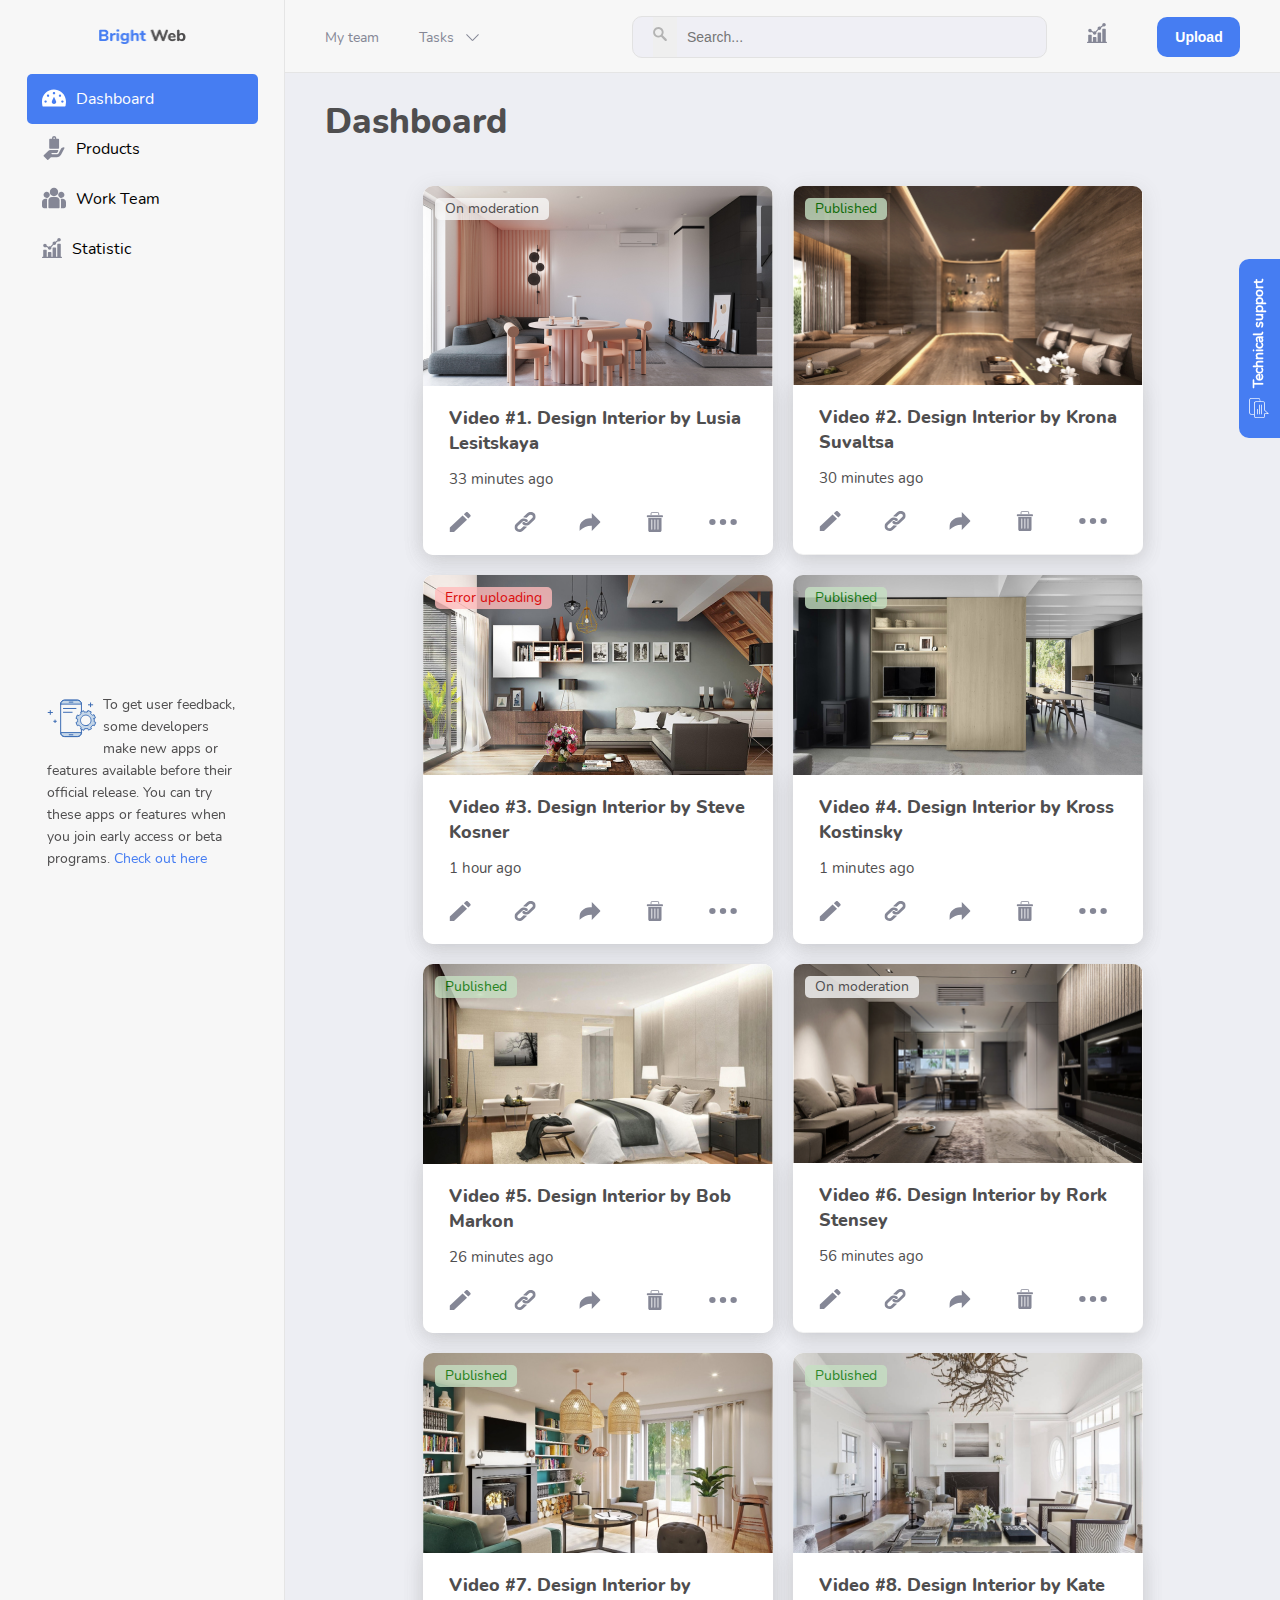
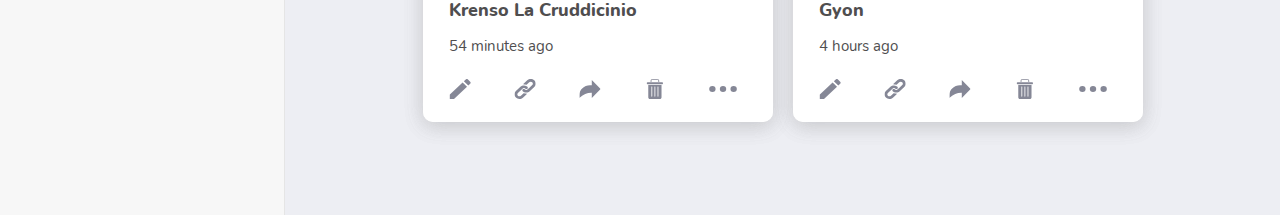
<file: grid.html>
<!DOCTYPE html>
<html lang="en">
<head>
    <meta charset="UTF-8">
    <meta name="viewport" content="width=device-width, initial-scale=1.0">
    <title>Контрольная 3</title>
    <link rel="stylesheet" href="./css/grid.css">
    <link id="favicon" rel="icon" type="image/x-icon" href="favicon.ico"/>
</head>
<body>
<div class="support">
    <svg width="20" height="20" viewBox="0 0 20 20" fill="none" xmlns="http://www.w3.org/2000/svg">
        <g clip-path="url(#clip0_7683_14)">
            <path d="M0.333313 1.97667L0.333313 14.69C0.333313 15.78 1.21998 16.6667 2.30998 16.6667H4.99998V18.0233C4.99998 19.1133 5.88665 20 6.97631 20H14.0233C15.1133 20 16 19.1133 16 18.0233V16H19.3333C19.471 16 19.5946 15.9153 19.6443 15.7867C19.6593 15.7477 19.6666 15.707 19.6666 15.6667C19.6666 15.5747 19.6283 15.4843 19.5576 15.42L16 12.186L16 5.31C16 4.22 15.1133 3.33333 14.0233 3.33333H11.3333V1.97667C11.3333 0.886665 10.4466 0 9.35665 0H2.30998C1.21998 0 0.333313 0.886665 0.333313 1.97667ZM14.0233 4C14.7456 4 15.3333 4.58767 15.3333 5.31L15.3333 12.3333C15.3333 12.4273 15.373 12.517 15.4423 12.58L18.4713 15.3333H15.6666C15.4826 15.3333 15.3333 15.4823 15.3333 15.6667V18.0233C15.3333 18.7457 14.7456 19.3333 14.0233 19.3333H6.97631C6.25431 19.3333 5.66665 18.7457 5.66665 18.0233V16.3333L5.66665 5.31C5.66665 5.039 5.74931 4.78733 5.89065 4.578C6.12631 4.22967 6.52498 4 6.97665 4H11H14.0233ZM9.35665 0.666666C10.079 0.666666 10.6666 1.25433 10.6666 1.97667V3.33333H6.97665C6.09131 3.33333 5.33998 3.91867 5.08931 4.72267C5.06998 4.78467 5.05365 4.84767 5.04065 4.912C5.01398 5.04067 4.99998 5.17367 4.99998 5.31L4.99998 16H2.30998C1.58765 16 0.99998 15.4123 0.99998 14.69L0.99998 1.97667C0.99998 1.25433 1.58765 0.666666 2.30998 0.666666H9.35665Z"
                  fill="white"/>
            <path d="M9.00498 16V11.3333C9.00498 11.149 8.85565 11 8.67165 11C8.48765 11 8.33832 11.149 8.33832 11.3333V16C8.33832 16.1843 8.48765 16.3333 8.67165 16.3333C8.85565 16.3333 9.00498 16.1843 9.00498 16Z"
                  fill="white"/>
            <path d="M10.3383 7V16C10.3383 16.1843 10.4877 16.3333 10.6717 16.3333C10.8557 16.3333 11.005 16.1843 11.005 16V7C11.005 6.81567 10.8557 6.66667 10.6717 6.66667C10.4877 6.66667 10.3383 6.81567 10.3383 7Z"
                  fill="white"/>
            <path d="M12.3383 7V16C12.3383 16.1843 12.4877 16.3333 12.6717 16.3333C12.8557 16.3333 13.005 16.1843 13.005 16V7C13.005 6.81567 12.8557 6.66667 12.6717 6.66667C12.4877 6.66667 12.3383 6.81567 12.3383 7Z"
                  fill="white"/>
        </g>
        <defs>
            <clipPath id="clip0_7683_14">
                <rect width="20" height="20" fill="white"/>
            </clipPath>
        </defs>
    </svg>
    <span>Technical support</span>
</div>
<div class="frame">
    <aside class="sidebar" id="side">
        <div class="sidebar-top">
            <img src="./images/logo.png" alt="Logo">
            <nav class="navigation">
                <ul class="nav-items">
                    <li class="nav-item active" id="qwe">
                        <svg width="24" height="24" viewBox="0 0 24 24" fill="#858796"
                             xmlns="http://www.w3.org/2000/svg" class="filled">
                            <path d="M15.84 4.21149C7.56 1.57149 0 7.69149 0 15.6115C0 16.6915 0.12 18.7315 0.48 19.9315C0.48 20.1715 0.72 20.4115 0.96 20.4115H22.92C23.16 20.4115 23.4 20.1715 23.52 19.9315C23.76 18.7315 24 16.6915 24 15.6115C24 10.4515 20.76 5.77149 15.84 4.21149ZM12 6.01149C12.72 6.01149 13.2 6.49149 13.2 7.21149C13.2 7.93149 12.72 8.41149 12 8.41149C11.28 8.41149 10.8 7.93149 10.8 7.21149C10.8 6.49149 11.28 6.01149 12 6.01149ZM3.6 16.8115C2.88 16.8115 2.4 16.3315 2.4 15.6115C2.4 14.8915 2.88 14.4115 3.6 14.4115C4.32 14.4115 4.8 14.8915 4.8 15.6115C4.8 16.3315 4.32 16.8115 3.6 16.8115ZM6.96 10.5715C6.48 11.0515 5.76 11.0515 5.28 10.5715C4.8 10.0915 4.8 9.25149 5.16 8.77149C5.64 8.29149 6.36 8.29149 6.84 8.77149C7.32 9.25149 7.32 10.0915 6.96 10.5715ZM12 18.0115C10.68 18.0115 9.48 16.8115 9.84 15.6115C10.2 14.4115 12 10.8115 12 10.8115C12 10.8115 13.8 14.4115 14.16 15.6115C14.52 16.8115 13.32 18.0115 12 18.0115ZM18.84 10.5715C18.36 11.0515 17.64 11.0515 17.16 10.5715C16.68 10.0915 16.68 9.37149 17.16 8.89149C17.64 8.41149 18.36 8.41149 18.84 8.89149C19.2 9.25149 19.2 10.0915 18.84 10.5715ZM20.4 16.8115C19.68 16.8115 19.2 16.3315 19.2 15.6115C19.2 14.8915 19.68 14.4115 20.4 14.4115C21.12 14.4115 21.6 14.8915 21.6 15.6115C21.6 16.3315 21.12 16.8115 20.4 16.8115Z"
                                  fill="#858796"/>
                        </svg>
                        Dashboard
                    </li>
                    <li class="nav-item active1">

                        <svg width="24" height="24" viewBox="0 0 24 24" fill="none"
                             xmlns="http://www.w3.org/2000/svg" class="filled">
                            <g clip-path="url(#clip0_2_148)">
                                <path d="M7.93548 12.7031H16.3729C16.7617 12.7031 17.0761 12.3885 17.0761 12V3.51561C17.0761 3.12706 16.7617 2.81249 16.3729 2.81249H14.2636V2.10937C14.2636 0.946285 13.3173 0 12.1542 0C10.9911 0 10.0448 0.946285 10.0448 2.10937V2.81249H7.93548C7.54693 2.81249 7.23236 3.12706 7.23236 3.51561V12C7.23236 12.3885 7.54693 12.7031 7.93548 12.7031ZM11.4511 2.10937C11.4511 1.72137 11.7669 1.40624 12.1542 1.40624C12.5415 1.40624 12.8573 1.72137 12.8573 2.10937V2.81249H11.4511V2.10937Z"
                                      fill="#858796"/>
                                <path d="M22.3976 11.636C22.2713 11.4259 22.0418 11.2968 21.7961 11.2968C20.5572 11.2968 19.4207 11.9844 18.8456 13.0817L16.6888 17.1979C16.3222 17.8956 15.6066 18.3281 14.8198 18.3281H10.0448C9.65628 18.3281 9.3417 18.0135 9.3417 17.6249C9.3417 17.2364 9.65628 16.9218 10.0448 16.9218H14.8196C15.082 16.9218 15.321 16.7777 15.4433 16.5448C15.5651 16.3123 15.9329 15.6101 16.2491 15.0065C16.3488 14.8165 16.3418 14.5882 16.2307 14.4045C16.1193 14.221 15.9203 14.1093 15.7057 14.1093H8.39688C7.45756 14.1093 6.57591 14.4754 5.91124 15.1393L1.75293 19.2976C1.47827 19.5723 1.47827 20.0172 1.75293 20.2919L5.26854 23.7939C5.40587 23.9313 5.58586 24.0001 5.76567 24.0001C5.94548 24.0001 6.12547 23.9313 6.2628 23.7939L8.92972 21.1406H14.8196C16.6558 21.1406 18.327 20.1298 19.1799 18.5031L22.4181 12.3268C22.5335 12.1091 22.5252 11.8469 22.3976 11.636Z"
                                      fill="#858796"/>
                            </g>
                            <defs>
                                <clipPath id="clip0_2_148">
                                    <rect width="24" height="24" fill="white"/>
                                </clipPath>
                            </defs>
                        </svg>
                        Products

                    </li>
                    <li class="nav-item active2">
                        <svg width="24" height="24" viewBox="0 0 24 24" fill="none"
                             xmlns="http://www.w3.org/2000/svg" class="filled">
                            <path d="M20.5355 12.8119H18.6794C18.8686 13.3299 18.972 13.8889 18.972 14.4715V21.4863C18.972 21.7292 18.9297 21.9624 18.8528 22.1792H21.9213C23.0675 22.1792 24 21.2467 24 20.1005V16.2764C24 14.3661 22.4458 12.8119 20.5355 12.8119Z"
                                  fill="#858796"/>
                            <path d="M5.02806 14.4715C5.02806 13.8889 5.13142 13.3299 5.3206 12.812H3.46454C1.55419 12.812 0 14.3661 0 16.2765V20.1006C0 21.2468 0.932486 22.1793 2.07872 22.1793H5.14726C5.07034 21.9624 5.02806 21.7293 5.02806 21.4864V14.4715Z"
                                  fill="#858796"/>
                            <path d="M14.1216 11.007H9.87841C7.96807 11.007 6.41388 12.5612 6.41388 14.4715V21.4864C6.41388 21.869 6.7241 22.1793 7.10679 22.1793H16.8933C17.276 22.1793 17.5862 21.8691 17.5862 21.4864V14.4715C17.5862 12.5612 16.032 11.007 14.1216 11.007Z"
                                  fill="#858796"/>
                            <path d="M12 1.82063C9.70259 1.82063 7.8335 3.68973 7.8335 5.98722C7.8335 7.54558 8.69361 8.9066 9.96382 9.62116C10.5663 9.96007 11.2609 10.1538 12 10.1538C12.7392 10.1538 13.4337 9.96007 14.0362 9.62116C15.3065 8.9066 16.1666 7.54553 16.1666 5.98722C16.1666 3.68978 14.2975 1.82063 12 1.82063Z"
                                  fill="#858796"/>
                            <path d="M4.68365 5.70419C2.96544 5.70419 1.56763 7.10201 1.56763 8.82022C1.56763 10.5384 2.96544 11.9362 4.68365 11.9362C5.11949 11.9362 5.53453 11.846 5.91154 11.6837C6.56339 11.403 7.10086 10.9063 7.43343 10.284C7.66687 9.84725 7.79967 9.34901 7.79967 8.82022C7.79967 7.10206 6.40185 5.70419 4.68365 5.70419Z"
                                  fill="#858796"/>
                            <path d="M19.3164 5.70419C17.5982 5.70419 16.2004 7.10201 16.2004 8.82022C16.2004 9.34906 16.3332 9.8473 16.5666 10.284C16.8992 10.9063 17.4367 11.4031 18.0885 11.6837C18.4655 11.846 18.8806 11.9362 19.3164 11.9362C21.0346 11.9362 22.4324 10.5384 22.4324 8.82022C22.4324 7.10201 21.0346 5.70419 19.3164 5.70419Z"
                                  fill="#858796"/>
                        </svg>
                        Work Team

                    </li>
                    <li class="nav-item active3">
                        <svg width="20" height="20" viewBox="0 0 20 20" fill="none"
                             xmlns="http://www.w3.org/2000/svg" class="filled">
                            <g clip-path="url(#clip0_5_36)">
                                <path d="M2.96875 9.375C3.44147 9.375 3.86932 9.18533 4.18549 8.88077L5.91995 9.74792C5.91125 9.81857 5.89844 9.888 5.89844 9.96094C5.89844 10.9302 6.68701 11.7188 7.65625 11.7188C8.62549 11.7188 9.41406 10.9302 9.41406 9.96094C9.41406 9.6904 9.34753 9.4371 9.23782 9.20792L11.5907 6.85501C11.8199 6.96472 12.0732 7.03125 12.3438 7.03125C13.313 7.03125 14.1016 6.24268 14.1016 5.27344C14.1016 5.09094 14.0657 4.91837 14.0138 4.75281L16.0582 3.21991C16.3371 3.40622 16.6714 3.51562 17.0312 3.51562C18.0005 3.51562 18.7891 2.72705 18.7891 1.75781C18.7891 0.788574 18.0005 0 17.0312 0C16.062 0 15.2734 0.788574 15.2734 1.75781C15.2734 1.94031 15.3093 2.11288 15.3612 2.27844L13.3168 3.81134C13.0379 3.62503 12.7036 3.51562 12.3438 3.51562C11.3745 3.51562 10.5859 4.3042 10.5859 5.27344C10.5859 5.54398 10.6525 5.79727 10.7622 6.02646L8.40927 8.37936C8.18008 8.26965 7.92679 8.20312 7.65625 8.20312C7.18353 8.20312 6.75568 8.39279 6.43951 8.69736L4.70505 7.8302C4.71375 7.75955 4.72656 7.69012 4.72656 7.61719C4.72656 6.64795 3.93799 5.85938 2.96875 5.85938C1.99951 5.85938 1.21094 6.64795 1.21094 7.61719C1.21094 8.58643 1.99951 9.375 2.96875 9.375Z"
                                      fill="#858796"/>
                                <path d="M19.4141 18.8281H18.7891V6.44531C18.7891 6.12152 18.5269 5.85938 18.2031 5.85938H15.8594C15.5356 5.85938 15.2734 6.12152 15.2734 6.44531V18.8281H14.1016V9.96094C14.1016 9.63715 13.8394 9.375 13.5156 9.375H11.1719C10.8481 9.375 10.5859 9.63715 10.5859 9.96094V18.8281H9.41406V14.6484C9.41406 14.3246 9.15192 14.0625 8.82812 14.0625H6.48438C6.16058 14.0625 5.89844 14.3246 5.89844 14.6484V18.8281H4.72656V12.3047C4.72656 11.9809 4.46442 11.7188 4.14062 11.7188H1.79688C1.47308 11.7188 1.21094 11.9809 1.21094 12.3047V18.8281H0.585938C0.262146 18.8281 0 19.0903 0 19.4141C0 19.7379 0.262146 20 0.585938 20H19.4141C19.7379 20 20 19.7379 20 19.4141C20 19.0903 19.7379 18.8281 19.4141 18.8281Z"
                                      fill="#858796"/>
                            </g>
                            <defs>
                                <clipPath id="clip0_5_36">
                                    <rect width="20" height="20" fill="white"/>
                                </clipPath>
                            </defs>
                        </svg>
                        Statistic

                    </li>
                </ul>
            </nav>
        </div>
        <div class="feedback">
            <svg width="50" height="50" viewBox="0 0 50 50" fill="none" xmlns="http://www.w3.org/2000/svg">
                <path d="M34.4236 36.3195V39.6472C34.4236 41.8174 32.6646 43.5764 30.4944 43.5764H17.5916C15.4215 43.5764 13.6625 41.8174 13.6625 39.6472V11.0521C13.6625 8.88195 15.4215 7.12292 17.5916 7.12292H30.4941C32.6642 7.12292 34.4232 8.88195 34.4232 11.0521V18.7014"
                      stroke="#3D6CB4" stroke-miterlimit="10" stroke-linecap="round" stroke-linejoin="round"/>
                <path d="M13.6625 11.1111V11.0521C13.6625 8.88195 15.4215 7.12292 17.5916 7.12292H30.4941C32.6642 7.12292 34.4232 8.88195 34.4232 11.0521V11.1111H13.6625Z"
                      stroke="#3D6CB4" stroke-miterlimit="10" stroke-linecap="round" stroke-linejoin="round"/>
                <path opacity="0.3"
                      d="M13.6049 11.1111V11.0521C13.6049 8.88195 15.3639 7.12292 17.534 7.12292H30.4365C32.6066 7.12292 34.3656 8.88195 34.3656 11.0521V11.1111H13.6049Z"
                      fill="#528AC8"/>
                <path d="M34.4236 39.5886V39.6476C34.4236 41.8177 32.6646 43.5768 30.4944 43.5768H17.5916C15.4215 43.5768 13.6625 41.8177 13.6625 39.6476V39.5886H34.4236Z"
                      stroke="#3D6CB4" stroke-miterlimit="10" stroke-linecap="round" stroke-linejoin="round"/>
                <path opacity="0.3"
                      d="M34.4236 39.5886V39.6476C34.4236 41.8177 32.6646 43.5768 30.4944 43.5768H17.5916C15.4215 43.5768 13.6625 41.8177 13.6625 39.6476V39.5886H34.4236Z"
                      fill="#528AC8"/>
                <path d="M22.2025 41.7965H25.8837" stroke="#3D6CB4" stroke-miterlimit="10" stroke-linecap="round"
                      stroke-linejoin="round"/>
                <path d="M22.2025 9.11703H25.8837" stroke="#3D6CB4" stroke-miterlimit="10" stroke-linecap="round"
                      stroke-linejoin="round"/>
                <path d="M3.30835 17.5434V21.408" stroke="#3D6CB4" stroke-miterlimit="10" stroke-linecap="round"
                      stroke-linejoin="round"/>
                <path d="M5.47118 19.4757H1.14514" stroke="#3D6CB4" stroke-miterlimit="10" stroke-linecap="round"
                      stroke-linejoin="round"/>
                <path d="M8.05347 27.0191V29.609" stroke="#3D6CB4" stroke-miterlimit="10" stroke-linecap="round"
                      stroke-linejoin="round"/>
                <path d="M9.3486 28.3139H6.75867" stroke="#3D6CB4" stroke-miterlimit="10" stroke-linecap="round"
                      stroke-linejoin="round"/>
                <path d="M47.0639 25.4792L48.4319 24.8858L47.0333 21.6611L45.4597 22.3434C44.8778 21.574 44.2541 21.0007 43.576 20.5476L44.1802 18.8688L40.8583 17.5271L40.2288 19.1115C39.2555 18.9511 38.1993 18.9604 37.2538 19.1358L36.6469 17.7368L33.6371 19.042L34.2441 20.441C33.0399 21.1979 32.5812 21.8243 32.033 22.6448L30.3555 22.0399L29.0146 25.3615L30.6666 26.1462C30.534 26.9507 30.509 27.8059 30.6732 28.7563L28.975 29.4927L30.3736 32.7174L31.8666 32.0698C32.4982 33.0729 33.2882 33.808 34.2472 34.449L33.5854 35.9948L36.8785 37.2698L37.6462 35.5861C38.6194 35.7465 39.3837 35.8243 40.7594 35.4625L41.4694 37.0997L44.4792 35.7945L43.7691 34.1573C44.5434 33.5868 45.2795 32.8399 45.8278 32.0198L47.4288 32.6577L48.7316 29.3528L47.1757 28.842C47.3635 27.7038 47.3649 26.6257 47.0639 25.4792ZM40.8812 32.2097C38.208 33.3691 35.1014 32.142 33.942 29.4688C32.7826 26.7955 34.0097 23.6889 36.683 22.5295C39.3562 21.3702 42.4628 22.5972 43.6222 25.2705C44.7816 27.9434 43.5545 31.0504 40.8812 32.2097Z"
                      stroke="#3D6CB4" stroke-miterlimit="10" stroke-linecap="round" stroke-linejoin="round"/>
                <path opacity="0.3"
                      d="M47.1024 25.508L48.4705 24.9146L47.0719 21.6899L45.4983 22.3722C44.9163 21.6028 44.2927 21.0295 43.6146 20.5764L44.2188 18.8976L40.8969 17.5559L40.2674 19.1403C39.2941 18.9799 38.2379 18.9892 37.2924 19.1646L36.6854 17.7656L33.6757 19.0708L34.2826 20.4698C33.0785 21.2267 32.6198 21.8531 32.0715 22.6736L30.3941 22.0688L29.0531 25.3903L30.7052 26.175C30.5726 26.9795 30.5476 27.8347 30.7118 28.7851L29.0135 29.5215L30.4122 32.7462L31.9052 32.0986C32.5368 33.1017 33.3267 33.8368 34.2858 34.4778L33.624 36.0236L36.917 37.2986L37.6847 35.6149C38.658 35.7754 39.4222 35.8531 40.7979 35.4913L41.508 37.1285L44.5177 35.8233L43.8076 34.1861C44.582 33.6156 45.3181 32.8688 45.8663 32.0486L47.4674 32.6865L48.7701 29.3816L47.2142 28.8708C47.4017 27.7326 47.4031 26.6545 47.1024 25.508ZM40.8813 32.2097C38.208 33.3691 35.1014 32.142 33.942 29.4688C32.7826 26.7955 34.0097 23.6889 36.683 22.5295C39.3563 21.3701 42.4629 22.5972 43.6222 25.2705C44.7816 27.9434 43.5545 31.0504 40.8813 32.2097Z"
                      fill="#528AC8"/>
                <path d="M16.4445 15.4705H28.9445" stroke="#3D6CB4" stroke-miterlimit="10" stroke-linecap="round"
                      stroke-linejoin="round"/>
                <path d="M16.4445 19.2899H25.125" stroke="#3D6CB4" stroke-miterlimit="10" stroke-linecap="round"
                      stroke-linejoin="round"/>
                <path d="M43.5573 9.88092V13.7455" stroke="#3D6CB4" stroke-miterlimit="10" stroke-linecap="round"
                      stroke-linejoin="round"/>
                <path d="M45.7201 11.8132H41.3941" stroke="#3D6CB4" stroke-miterlimit="10" stroke-linecap="round"
                      stroke-linejoin="round"/>
            </svg>
            <span class="feedback-text">To get user feedback, some developers make new apps or features available before their official release. You can try these apps or features when you join early access or beta programs. <a
                    href="#!">Check out here</a></span>
        </div>
    </aside>

    <div class="content">
        <div class="header">
            <div class="header-nav">
                <div class="header-nav-left">
                    <div class="burger" id="burger">
                        <span class="burger-line-first"></span>
                        <span class="burger-line-second"></span>
                        <span class="burger-line-third"></span>
                    </div>
                    <div class="team">My team</div>
                    <div class="task-menu">
                        <div class="task-menu-item">Tasks</div>
                        <div class="task-menu-arrow">
                            <span class="line-arrow1"></span>
                            <span class="line-arrow2"></span>
                        </div>
                        <div class="menu-arrow">
                            <span>Tasks Today</span>
                            <span>Tasks Yesterday</span>
                        </div>
                    </div>
                </div>
                <div class="header-nav-right">
                    <div class="header-search">
                        <button class="header-search-button">
                            <svg width="14" height="14" viewBox="0 0 14 14" fill="none"
                                 xmlns="http://www.w3.org/2000/svg" class="search-item">
                                <g clip-path="url(#clip0_1_119)">
                                    <path d="M9.68747 8.3076C11.368 5.93452 10.806 2.64849 8.43288 0.968347C6.05979 -0.7118 2.77377 -0.150145 1.09362 2.22334C-0.586526 4.59642 -0.0248708 7.88204 2.34861 9.56219C4.04241 10.7614 6.2818 10.8537 8.06834 9.79866L11.9501 13.6572C12.3693 14.0984 13.0666 14.1161 13.5078 13.6969C13.9491 13.2782 13.9667 12.5808 13.548 12.1396C13.5347 12.1256 13.5219 12.1127 13.5078 12.0995L9.68747 8.3076ZM5.38733 8.66732C3.51207 8.66772 1.99171 7.14856 1.9905 5.2733C1.9901 3.39804 3.50926 1.87767 5.38492 1.87687C7.25778 1.87607 8.77734 3.39282 8.78095 5.26567C8.78416 7.14133 7.26581 8.6641 5.38974 8.66732C5.38894 8.66732 5.38854 8.66732 5.38733 8.66732Z"
                                          fill="#B3B3B3"/>
                                </g>
                                <defs>
                                    <clipPath id="clip0_1_119">
                                        <rect width="14" height="14" fill="white"/>
                                    </clipPath>
                                </defs>
                            </svg>
                        </button>
                        <input type="text" class="header-search-input" placeholder="Search...">
                    </div>
                    <div class="function-item">
                        <svg width="20" height="20" viewBox="0 0 20 20" fill="none" xmlns="http://www.w3.org/2000/svg"
                             class="blue-item">
                            <g clip-path="url(#clip0_5_36)">
                                <path d="M2.96875 9.375C3.44147 9.375 3.86932 9.18533 4.18549 8.88077L5.91995 9.74792C5.91125 9.81857 5.89844 9.888 5.89844 9.96094C5.89844 10.9302 6.68701 11.7188 7.65625 11.7188C8.62549 11.7188 9.41406 10.9302 9.41406 9.96094C9.41406 9.6904 9.34753 9.4371 9.23782 9.20792L11.5907 6.85501C11.8199 6.96472 12.0732 7.03125 12.3438 7.03125C13.313 7.03125 14.1016 6.24268 14.1016 5.27344C14.1016 5.09094 14.0657 4.91837 14.0138 4.75281L16.0582 3.21991C16.3371 3.40622 16.6714 3.51562 17.0312 3.51562C18.0005 3.51562 18.7891 2.72705 18.7891 1.75781C18.7891 0.788574 18.0005 0 17.0312 0C16.062 0 15.2734 0.788574 15.2734 1.75781C15.2734 1.94031 15.3093 2.11288 15.3612 2.27844L13.3168 3.81134C13.0379 3.62503 12.7036 3.51562 12.3438 3.51562C11.3745 3.51562 10.5859 4.3042 10.5859 5.27344C10.5859 5.54398 10.6525 5.79727 10.7622 6.02646L8.40927 8.37936C8.18008 8.26965 7.92679 8.20312 7.65625 8.20312C7.18353 8.20312 6.75568 8.39279 6.43951 8.69736L4.70505 7.8302C4.71375 7.75955 4.72656 7.69012 4.72656 7.61719C4.72656 6.64795 3.93799 5.85938 2.96875 5.85938C1.99951 5.85938 1.21094 6.64795 1.21094 7.61719C1.21094 8.58643 1.99951 9.375 2.96875 9.375V9.375Z"
                                      fill="#858796"/>
                                <path d="M19.4141 18.8281H18.7891V6.44531C18.7891 6.12152 18.5269 5.85938 18.2031 5.85938H15.8594C15.5356 5.85938 15.2734 6.12152 15.2734 6.44531V18.8281H14.1016V9.96094C14.1016 9.63715 13.8394 9.375 13.5156 9.375H11.1719C10.8481 9.375 10.5859 9.63715 10.5859 9.96094V18.8281H9.41406V14.6484C9.41406 14.3246 9.15192 14.0625 8.82812 14.0625H6.48438C6.16058 14.0625 5.89844 14.3246 5.89844 14.6484V18.8281H4.72656V12.3047C4.72656 11.9809 4.46442 11.7188 4.14062 11.7188H1.79688C1.47308 11.7188 1.21094 11.9809 1.21094 12.3047V18.8281H0.585938C0.262146 18.8281 0 19.0903 0 19.4141C0 19.7379 0.262146 20 0.585938 20H19.4141C19.7379 20 20 19.7379 20 19.4141C20 19.0903 19.7379 18.8281 19.4141 18.8281Z"
                                      fill="#858796"/>
                            </g>
                            <defs>
                                <clipPath id="clip0_5_36">
                                    <rect width="20" height="20" fill="white"/>
                                </clipPath>
                            </defs>
                        </svg>
                    </div>
                    <button class="header-upload-button">Upload</button>
                </div>
            </div>
        </div>
        <section class="main">
            <h1>Dashboard</h1>
            <div class="cards-place">
                <div class="card">
                    <span class="moder">On moderation</span>
                    <img src="./images/1.png" alt="Image1">
                    <div class="video-info">
                        <h2>Video #1. Design Interior by Lusia Lesitskaya</h2>
                        <p>33 minutes ago</p>
                        <div class="operations-bar">
                            <svg width="22" height="20" viewBox="0 0 22 20" fill="none"
                                 xmlns="http://www.w3.org/2000/svg" class="blue-scale">
                                <g clip-path="url(#clip0_2_171)">
                                    <path d="M0.552856 15.8328V20H4.97895L18.0389 7.70382L13.6128 3.53658L0.552856 15.8328Z"
                                          fill="#858796"/>
                                    <path d="M21.4499 2.91983L18.6939 0.325045C18.2336 -0.108348 17.4841 -0.108348 17.0238 0.325045L14.8638 2.35866L19.2899 6.5259L21.4499 4.49229C21.9102 4.05889 21.9102 3.35322 21.4499 2.91983Z"
                                          fill="#858796"/>
                                </g>
                                <defs>
                                    <clipPath id="clip0_2_171">
                                        <rect width="21.2423" height="20" fill="white" transform="translate(0.552856)"/>
                                    </clipPath>
                                </defs>
                            </svg>

                            <svg width="22" height="20" viewBox="0 0 22 20" fill="none"
                                 xmlns="http://www.w3.org/2000/svg" class="blue-scale">
                                <g clip-path="url(#clip0_2_192)">
                                    <path d="M13.4271 7.79551C13.1755 7.55719 12.8965 7.34594 12.5953 7.16562C11.7975 6.68466 10.8701 6.42908 9.92278 6.42908C8.60794 6.42677 7.34653 6.91864 6.41843 7.79551L1.91586 12.0381C0.989332 12.9121 0.468574 14.0963 0.467744 15.3311C0.466002 17.908 2.68327 19.9983 5.42022 19.9999C6.73302 20.0042 7.99327 19.5147 8.92104 18.6402L12.6378 15.1408C12.7053 15.0778 12.743 14.9918 12.7425 14.9023C12.7414 14.7182 12.5819 14.5699 12.3864 14.5709H12.2449C11.4683 14.5735 10.6987 14.4331 9.97944 14.1577C9.84691 14.1063 9.69459 14.1353 9.59362 14.231L6.9211 16.7505C6.09122 17.5319 4.74573 17.5319 3.91585 16.7505C3.08597 15.9692 3.08597 14.7024 3.91585 13.921L8.43613 9.66849C9.26534 8.88875 10.6086 8.88875 11.4378 9.66849C11.9967 10.1637 12.8684 10.1637 13.4272 9.66849C13.6676 9.44193 13.8134 9.14144 13.8378 8.82197C13.8636 8.4402 13.7141 8.06632 13.4271 7.79551Z"
                                          fill="#858796"/>
                                    <path d="M20.2554 1.36667C18.32 -0.455538 15.1821 -0.455538 13.2467 1.36667L9.53349 4.85937C9.43153 4.95583 9.40212 5.10093 9.45916 5.22598C9.51553 5.35139 9.64727 5.43188 9.79188 5.42927H9.92284C10.6985 5.42794 11.4668 5.56944 12.1847 5.84587C12.3173 5.89723 12.4696 5.86825 12.5706 5.77256L15.236 3.26633C16.0659 2.48499 17.4114 2.48499 18.2412 3.26633C19.0711 4.04768 19.0711 5.31448 18.2412 6.09582L14.9209 9.21858L14.8926 9.24858L13.7316 10.3351C12.9024 11.1148 11.5591 11.1148 10.7299 10.3351C10.171 9.83988 9.29933 9.83988 8.74053 10.3351C8.49857 10.5633 8.35268 10.8665 8.32991 11.1882C8.30402 11.57 8.45356 11.9439 8.74053 12.2147C9.15024 12.6021 9.6296 12.918 10.1564 13.1479C10.2308 13.1812 10.3051 13.2079 10.3794 13.2379C10.4538 13.2679 10.5316 13.2912 10.606 13.3178C10.6803 13.3445 10.7581 13.3678 10.8325 13.3878L11.0413 13.4411C11.1829 13.4745 11.3245 13.5011 11.4696 13.5245C11.6444 13.5489 11.8205 13.5645 11.9971 13.5711H12.2448H12.2661L12.4785 13.5478C12.5563 13.5445 12.6378 13.5278 12.7298 13.5278H12.8501L13.0944 13.4945L13.2077 13.4745L13.413 13.4345H13.4519C14.3214 13.2289 15.1154 12.805 15.7492 12.208L20.2553 7.96549C22.1908 6.14328 22.1908 3.18889 20.2554 1.36667Z"
                                          fill="#858796"/>
                                </g>
                                <defs>
                                    <clipPath id="clip0_2_192">
                                        <rect width="21.2423" height="20" fill="white" transform="translate(0.466248)"/>
                                    </clipPath>
                                </defs>
                            </svg>

                            <svg width="22" height="20" viewBox="0 0 22 20" fill="none"
                                 xmlns="http://www.w3.org/2000/svg" class="blue-scale">
                                <g clip-path="url(#clip0_2_214)">
                                    <path d="M21.6219 9.99298L12.794 0.878906V6.31653H10.9171C5.09729 6.31653 0.379547 10.7584 0.379547 16.2378V19.1194L1.21321 18.2593C4.04759 15.3354 8.05808 13.6694 12.2627 13.6694H12.794V19.1071L21.6219 9.99298Z"
                                          fill="#858796"/>
                                </g>
                                <defs>
                                    <clipPath id="clip0_2_214">
                                        <rect width="21.2423" height="19.9609" fill="white"
                                              transform="translate(0.379547)"/>
                                    </clipPath>
                                </defs>
                            </svg>

                            <svg width="22" height="20" viewBox="0 0 22 20" fill="none"
                                 xmlns="http://www.w3.org/2000/svg" class="blue-scale">
                                <g clip-path="url(#clip0_2_167)">
                                    <path d="M7.45361 1.81818C7.45361 1.22197 7.94781 0.78624 8.58105 0.78624H13.2158C13.8488 0.78624 14.343 1.22197 14.343 1.81818V2.9484H15.1781V1.81818C15.1781 0.788543 14.3094 0 13.2158 0H8.58105C7.48745 0 6.61853 0.788543 6.61853 1.81818V2.9484H7.45361V1.81818Z"
                                          fill="#858796"/>
                                    <path d="M5.96102 20H15.8358C16.7879 20 17.5267 19.2115 17.5267 18.231V6.09337H4.26987V18.231C4.26987 19.2115 5.00872 20 5.96102 20ZM13.5601 7.97048C13.5601 7.75338 13.7471 7.57736 13.9777 7.57736C14.2082 7.57736 14.3952 7.75338 14.3952 7.97048V17.258C14.3952 17.475 14.2082 17.6511 13.9777 17.6511C13.7471 17.6511 13.5601 17.475 13.5601 17.258V7.97048ZM10.4808 7.97048C10.4808 7.75338 10.6677 7.57736 10.8983 7.57736C11.1289 7.57736 11.3158 7.75338 11.3158 7.97048V17.258C11.3158 17.475 11.1289 17.6511 10.8983 17.6511C10.6677 17.6511 10.4808 17.475 10.4808 17.258V7.97048ZM7.40141 7.97048C7.40141 7.75338 7.58837 7.57736 7.81895 7.57736C8.04954 7.57736 8.23649 7.75338 8.23649 7.97048V17.258C8.23649 17.475 8.04954 17.6511 7.81895 17.6511C7.58837 17.6511 7.40141 17.475 7.40141 17.258V7.97048Z"
                                          fill="#858796"/>
                                    <path d="M3.84194 5.30712H17.9547C18.5313 5.30712 18.9985 4.86717 18.9985 4.32432C18.9985 3.78148 18.5313 3.34152 17.9547 3.34152H3.84194C3.26538 3.34152 2.7981 3.78148 2.7981 4.32432C2.7981 4.86717 3.26538 5.30712 3.84194 5.30712Z"
                                          fill="#858796"/>
                                </g>
                                <defs>
                                    <clipPath id="clip0_2_167">
                                        <rect width="21.2423" height="20" fill="white" transform="translate(0.292847)"/>
                                    </clipPath>
                                </defs>
                            </svg>

                            <svg width="28" height="6" viewBox="0 0 28 6" fill="none"
                                 xmlns="http://www.w3.org/2000/svg" class="blue-scale">
                                <ellipse cx="3.39259" cy="3" rx="3.18635" ry="3" fill="#858796"/>
                                <ellipse cx="14.0137" cy="3" rx="3.18635" ry="3" fill="#858796"/>
                                <ellipse cx="24.6349" cy="3" rx="3.18635" ry="3" fill="#858796"/>
                            </svg>
                        </div>
                    </div>
                </div>
                <div class="card">
                    <span class="public">Published</span>
                    <img src="./images/2.png" alt="Image2">
                    <div class="video-info">
                        <h2>Video #2. Design Interior by Krona Suvaltsa</h2>
                        <p>30 minutes ago</p>
                        <div class="operations-bar">
                            <svg width="22" height="20" viewBox="0 0 22 20" fill="none"
                                 xmlns="http://www.w3.org/2000/svg" class="blue-scale">
                                <g clip-path="url(#clip0_2_171)">
                                    <path d="M0.552856 15.8328V20H4.97895L18.0389 7.70382L13.6128 3.53658L0.552856 15.8328Z"
                                          fill="#858796"/>
                                    <path d="M21.4499 2.91983L18.6939 0.325045C18.2336 -0.108348 17.4841 -0.108348 17.0238 0.325045L14.8638 2.35866L19.2899 6.5259L21.4499 4.49229C21.9102 4.05889 21.9102 3.35322 21.4499 2.91983Z"
                                          fill="#858796"/>
                                </g>
                                <defs>
                                    <clipPath id="clip0_2_171">
                                        <rect width="21.2423" height="20" fill="white" transform="translate(0.552856)"/>
                                    </clipPath>
                                </defs>
                            </svg>

                            <svg width="22" height="20" viewBox="0 0 22 20" fill="none"
                                 xmlns="http://www.w3.org/2000/svg" class="blue-scale">
                                <g clip-path="url(#clip0_2_192)">
                                    <path d="M13.4271 7.79551C13.1755 7.55719 12.8965 7.34594 12.5953 7.16562C11.7975 6.68466 10.8701 6.42908 9.92278 6.42908C8.60794 6.42677 7.34653 6.91864 6.41843 7.79551L1.91586 12.0381C0.989332 12.9121 0.468574 14.0963 0.467744 15.3311C0.466002 17.908 2.68327 19.9983 5.42022 19.9999C6.73302 20.0042 7.99327 19.5147 8.92104 18.6402L12.6378 15.1408C12.7053 15.0778 12.743 14.9918 12.7425 14.9023C12.7414 14.7182 12.5819 14.5699 12.3864 14.5709H12.2449C11.4683 14.5735 10.6987 14.4331 9.97944 14.1577C9.84691 14.1063 9.69459 14.1353 9.59362 14.231L6.9211 16.7505C6.09122 17.5319 4.74573 17.5319 3.91585 16.7505C3.08597 15.9692 3.08597 14.7024 3.91585 13.921L8.43613 9.66849C9.26534 8.88875 10.6086 8.88875 11.4378 9.66849C11.9967 10.1637 12.8684 10.1637 13.4272 9.66849C13.6676 9.44193 13.8134 9.14144 13.8378 8.82197C13.8636 8.4402 13.7141 8.06632 13.4271 7.79551Z"
                                          fill="#858796"/>
                                    <path d="M20.2554 1.36667C18.32 -0.455538 15.1821 -0.455538 13.2467 1.36667L9.53349 4.85937C9.43153 4.95583 9.40212 5.10093 9.45916 5.22598C9.51553 5.35139 9.64727 5.43188 9.79188 5.42927H9.92284C10.6985 5.42794 11.4668 5.56944 12.1847 5.84587C12.3173 5.89723 12.4696 5.86825 12.5706 5.77256L15.236 3.26633C16.0659 2.48499 17.4114 2.48499 18.2412 3.26633C19.0711 4.04768 19.0711 5.31448 18.2412 6.09582L14.9209 9.21858L14.8926 9.24858L13.7316 10.3351C12.9024 11.1148 11.5591 11.1148 10.7299 10.3351C10.171 9.83988 9.29933 9.83988 8.74053 10.3351C8.49857 10.5633 8.35268 10.8665 8.32991 11.1882C8.30402 11.57 8.45356 11.9439 8.74053 12.2147C9.15024 12.6021 9.6296 12.918 10.1564 13.1479C10.2308 13.1812 10.3051 13.2079 10.3794 13.2379C10.4538 13.2679 10.5316 13.2912 10.606 13.3178C10.6803 13.3445 10.7581 13.3678 10.8325 13.3878L11.0413 13.4411C11.1829 13.4745 11.3245 13.5011 11.4696 13.5245C11.6444 13.5489 11.8205 13.5645 11.9971 13.5711H12.2448H12.2661L12.4785 13.5478C12.5563 13.5445 12.6378 13.5278 12.7298 13.5278H12.8501L13.0944 13.4945L13.2077 13.4745L13.413 13.4345H13.4519C14.3214 13.2289 15.1154 12.805 15.7492 12.208L20.2553 7.96549C22.1908 6.14328 22.1908 3.18889 20.2554 1.36667Z"
                                          fill="#858796"/>
                                </g>
                                <defs>
                                    <clipPath id="clip0_2_192">
                                        <rect width="21.2423" height="20" fill="white" transform="translate(0.466248)"/>
                                    </clipPath>
                                </defs>
                            </svg>

                            <svg width="22" height="20" viewBox="0 0 22 20" fill="none"
                                 xmlns="http://www.w3.org/2000/svg" class="blue-scale">
                                <g clip-path="url(#clip0_2_214)">
                                    <path d="M21.6219 9.99298L12.794 0.878906V6.31653H10.9171C5.09729 6.31653 0.379547 10.7584 0.379547 16.2378V19.1194L1.21321 18.2593C4.04759 15.3354 8.05808 13.6694 12.2627 13.6694H12.794V19.1071L21.6219 9.99298Z"
                                          fill="#858796"/>
                                </g>
                                <defs>
                                    <clipPath id="clip0_2_214">
                                        <rect width="21.2423" height="19.9609" fill="white"
                                              transform="translate(0.379547)"/>
                                    </clipPath>
                                </defs>
                            </svg>

                            <svg width="22" height="20" viewBox="0 0 22 20" fill="none"
                                 xmlns="http://www.w3.org/2000/svg" class="blue-scale">
                                <g clip-path="url(#clip0_2_167)">
                                    <path d="M7.45361 1.81818C7.45361 1.22197 7.94781 0.78624 8.58105 0.78624H13.2158C13.8488 0.78624 14.343 1.22197 14.343 1.81818V2.9484H15.1781V1.81818C15.1781 0.788543 14.3094 0 13.2158 0H8.58105C7.48745 0 6.61853 0.788543 6.61853 1.81818V2.9484H7.45361V1.81818Z"
                                          fill="#858796"/>
                                    <path d="M5.96102 20H15.8358C16.7879 20 17.5267 19.2115 17.5267 18.231V6.09337H4.26987V18.231C4.26987 19.2115 5.00872 20 5.96102 20ZM13.5601 7.97048C13.5601 7.75338 13.7471 7.57736 13.9777 7.57736C14.2082 7.57736 14.3952 7.75338 14.3952 7.97048V17.258C14.3952 17.475 14.2082 17.6511 13.9777 17.6511C13.7471 17.6511 13.5601 17.475 13.5601 17.258V7.97048ZM10.4808 7.97048C10.4808 7.75338 10.6677 7.57736 10.8983 7.57736C11.1289 7.57736 11.3158 7.75338 11.3158 7.97048V17.258C11.3158 17.475 11.1289 17.6511 10.8983 17.6511C10.6677 17.6511 10.4808 17.475 10.4808 17.258V7.97048ZM7.40141 7.97048C7.40141 7.75338 7.58837 7.57736 7.81895 7.57736C8.04954 7.57736 8.23649 7.75338 8.23649 7.97048V17.258C8.23649 17.475 8.04954 17.6511 7.81895 17.6511C7.58837 17.6511 7.40141 17.475 7.40141 17.258V7.97048Z"
                                          fill="#858796"/>
                                    <path d="M3.84194 5.30712H17.9547C18.5313 5.30712 18.9985 4.86717 18.9985 4.32432C18.9985 3.78148 18.5313 3.34152 17.9547 3.34152H3.84194C3.26538 3.34152 2.7981 3.78148 2.7981 4.32432C2.7981 4.86717 3.26538 5.30712 3.84194 5.30712Z"
                                          fill="#858796"/>
                                </g>
                                <defs>
                                    <clipPath id="clip0_2_167">
                                        <rect width="21.2423" height="20" fill="white" transform="translate(0.292847)"/>
                                    </clipPath>
                                </defs>
                            </svg>

                            <svg width="28" height="6" viewBox="0 0 28 6" fill="none"
                                 xmlns="http://www.w3.org/2000/svg" class="blue-scale">
                                <ellipse cx="3.39259" cy="3" rx="3.18635" ry="3" fill="#858796"/>
                                <ellipse cx="14.0137" cy="3" rx="3.18635" ry="3" fill="#858796"/>
                                <ellipse cx="24.6349" cy="3" rx="3.18635" ry="3" fill="#858796"/>
                            </svg>
                        </div>
                    </div>
                </div>
                <div class="card">
                    <span class="error">Error uploading</span>
                    <img src="./images/3.png" alt="Image3">
                    <div class="video-info">
                        <h2>Video #3. Design Interior by Steve Kosner</h2>
                        <p>1 hour ago</p>
                        <div class="operations-bar">
                            <svg width="22" height="20" viewBox="0 0 22 20" fill="none"
                                 xmlns="http://www.w3.org/2000/svg" class="blue-scale">
                                <g clip-path="url(#clip0_2_171)">
                                    <path d="M0.552856 15.8328V20H4.97895L18.0389 7.70382L13.6128 3.53658L0.552856 15.8328Z"
                                          fill="#858796"/>
                                    <path d="M21.4499 2.91983L18.6939 0.325045C18.2336 -0.108348 17.4841 -0.108348 17.0238 0.325045L14.8638 2.35866L19.2899 6.5259L21.4499 4.49229C21.9102 4.05889 21.9102 3.35322 21.4499 2.91983Z"
                                          fill="#858796"/>
                                </g>
                                <defs>
                                    <clipPath id="clip0_2_171">
                                        <rect width="21.2423" height="20" fill="white" transform="translate(0.552856)"/>
                                    </clipPath>
                                </defs>
                            </svg>

                            <svg width="22" height="20" viewBox="0 0 22 20" fill="none"
                                 xmlns="http://www.w3.org/2000/svg" class="blue-scale">
                                <g clip-path="url(#clip0_2_192)">
                                    <path d="M13.4271 7.79551C13.1755 7.55719 12.8965 7.34594 12.5953 7.16562C11.7975 6.68466 10.8701 6.42908 9.92278 6.42908C8.60794 6.42677 7.34653 6.91864 6.41843 7.79551L1.91586 12.0381C0.989332 12.9121 0.468574 14.0963 0.467744 15.3311C0.466002 17.908 2.68327 19.9983 5.42022 19.9999C6.73302 20.0042 7.99327 19.5147 8.92104 18.6402L12.6378 15.1408C12.7053 15.0778 12.743 14.9918 12.7425 14.9023C12.7414 14.7182 12.5819 14.5699 12.3864 14.5709H12.2449C11.4683 14.5735 10.6987 14.4331 9.97944 14.1577C9.84691 14.1063 9.69459 14.1353 9.59362 14.231L6.9211 16.7505C6.09122 17.5319 4.74573 17.5319 3.91585 16.7505C3.08597 15.9692 3.08597 14.7024 3.91585 13.921L8.43613 9.66849C9.26534 8.88875 10.6086 8.88875 11.4378 9.66849C11.9967 10.1637 12.8684 10.1637 13.4272 9.66849C13.6676 9.44193 13.8134 9.14144 13.8378 8.82197C13.8636 8.4402 13.7141 8.06632 13.4271 7.79551Z"
                                          fill="#858796"/>
                                    <path d="M20.2554 1.36667C18.32 -0.455538 15.1821 -0.455538 13.2467 1.36667L9.53349 4.85937C9.43153 4.95583 9.40212 5.10093 9.45916 5.22598C9.51553 5.35139 9.64727 5.43188 9.79188 5.42927H9.92284C10.6985 5.42794 11.4668 5.56944 12.1847 5.84587C12.3173 5.89723 12.4696 5.86825 12.5706 5.77256L15.236 3.26633C16.0659 2.48499 17.4114 2.48499 18.2412 3.26633C19.0711 4.04768 19.0711 5.31448 18.2412 6.09582L14.9209 9.21858L14.8926 9.24858L13.7316 10.3351C12.9024 11.1148 11.5591 11.1148 10.7299 10.3351C10.171 9.83988 9.29933 9.83988 8.74053 10.3351C8.49857 10.5633 8.35268 10.8665 8.32991 11.1882C8.30402 11.57 8.45356 11.9439 8.74053 12.2147C9.15024 12.6021 9.6296 12.918 10.1564 13.1479C10.2308 13.1812 10.3051 13.2079 10.3794 13.2379C10.4538 13.2679 10.5316 13.2912 10.606 13.3178C10.6803 13.3445 10.7581 13.3678 10.8325 13.3878L11.0413 13.4411C11.1829 13.4745 11.3245 13.5011 11.4696 13.5245C11.6444 13.5489 11.8205 13.5645 11.9971 13.5711H12.2448H12.2661L12.4785 13.5478C12.5563 13.5445 12.6378 13.5278 12.7298 13.5278H12.8501L13.0944 13.4945L13.2077 13.4745L13.413 13.4345H13.4519C14.3214 13.2289 15.1154 12.805 15.7492 12.208L20.2553 7.96549C22.1908 6.14328 22.1908 3.18889 20.2554 1.36667Z"
                                          fill="#858796"/>
                                </g>
                                <defs>
                                    <clipPath id="clip0_2_192">
                                        <rect width="21.2423" height="20" fill="white" transform="translate(0.466248)"/>
                                    </clipPath>
                                </defs>
                            </svg>

                            <svg width="22" height="20" viewBox="0 0 22 20" fill="none"
                                 xmlns="http://www.w3.org/2000/svg" class="blue-scale">
                                <g clip-path="url(#clip0_2_214)">
                                    <path d="M21.6219 9.99298L12.794 0.878906V6.31653H10.9171C5.09729 6.31653 0.379547 10.7584 0.379547 16.2378V19.1194L1.21321 18.2593C4.04759 15.3354 8.05808 13.6694 12.2627 13.6694H12.794V19.1071L21.6219 9.99298Z"
                                          fill="#858796"/>
                                </g>
                                <defs>
                                    <clipPath id="clip0_2_214">
                                        <rect width="21.2423" height="19.9609" fill="white"
                                              transform="translate(0.379547)"/>
                                    </clipPath>
                                </defs>
                            </svg>

                            <svg width="22" height="20" viewBox="0 0 22 20" fill="none"
                                 xmlns="http://www.w3.org/2000/svg" class="blue-scale">
                                <g clip-path="url(#clip0_2_167)">
                                    <path d="M7.45361 1.81818C7.45361 1.22197 7.94781 0.78624 8.58105 0.78624H13.2158C13.8488 0.78624 14.343 1.22197 14.343 1.81818V2.9484H15.1781V1.81818C15.1781 0.788543 14.3094 0 13.2158 0H8.58105C7.48745 0 6.61853 0.788543 6.61853 1.81818V2.9484H7.45361V1.81818Z"
                                          fill="#858796"/>
                                    <path d="M5.96102 20H15.8358C16.7879 20 17.5267 19.2115 17.5267 18.231V6.09337H4.26987V18.231C4.26987 19.2115 5.00872 20 5.96102 20ZM13.5601 7.97048C13.5601 7.75338 13.7471 7.57736 13.9777 7.57736C14.2082 7.57736 14.3952 7.75338 14.3952 7.97048V17.258C14.3952 17.475 14.2082 17.6511 13.9777 17.6511C13.7471 17.6511 13.5601 17.475 13.5601 17.258V7.97048ZM10.4808 7.97048C10.4808 7.75338 10.6677 7.57736 10.8983 7.57736C11.1289 7.57736 11.3158 7.75338 11.3158 7.97048V17.258C11.3158 17.475 11.1289 17.6511 10.8983 17.6511C10.6677 17.6511 10.4808 17.475 10.4808 17.258V7.97048ZM7.40141 7.97048C7.40141 7.75338 7.58837 7.57736 7.81895 7.57736C8.04954 7.57736 8.23649 7.75338 8.23649 7.97048V17.258C8.23649 17.475 8.04954 17.6511 7.81895 17.6511C7.58837 17.6511 7.40141 17.475 7.40141 17.258V7.97048Z"
                                          fill="#858796"/>
                                    <path d="M3.84194 5.30712H17.9547C18.5313 5.30712 18.9985 4.86717 18.9985 4.32432C18.9985 3.78148 18.5313 3.34152 17.9547 3.34152H3.84194C3.26538 3.34152 2.7981 3.78148 2.7981 4.32432C2.7981 4.86717 3.26538 5.30712 3.84194 5.30712Z"
                                          fill="#858796"/>
                                </g>
                                <defs>
                                    <clipPath id="clip0_2_167">
                                        <rect width="21.2423" height="20" fill="white" transform="translate(0.292847)"/>
                                    </clipPath>
                                </defs>
                            </svg>

                            <svg width="28" height="6" viewBox="0 0 28 6" fill="none"
                                 xmlns="http://www.w3.org/2000/svg" class="blue-scale">
                                <ellipse cx="3.39259" cy="3" rx="3.18635" ry="3" fill="#858796"/>
                                <ellipse cx="14.0137" cy="3" rx="3.18635" ry="3" fill="#858796"/>
                                <ellipse cx="24.6349" cy="3" rx="3.18635" ry="3" fill="#858796"/>
                            </svg>
                        </div>
                    </div>
                </div>
                <div class="card">
                    <span class="public">Published</span>
                    <img src="./images/4.png" alt="Image4">
                    <div class="video-info">
                        <h2>Video #4. Design Interior by Kross Kostinsky</h2>
                        <p>1 minutes ago</p>
                        <div class="operations-bar">
                            <svg width="22" height="20" viewBox="0 0 22 20" fill="none"
                                 xmlns="http://www.w3.org/2000/svg" class="blue-scale">
                                <g clip-path="url(#clip0_2_171)">
                                    <path d="M0.552856 15.8328V20H4.97895L18.0389 7.70382L13.6128 3.53658L0.552856 15.8328Z"
                                          fill="#858796"/>
                                    <path d="M21.4499 2.91983L18.6939 0.325045C18.2336 -0.108348 17.4841 -0.108348 17.0238 0.325045L14.8638 2.35866L19.2899 6.5259L21.4499 4.49229C21.9102 4.05889 21.9102 3.35322 21.4499 2.91983Z"
                                          fill="#858796"/>
                                </g>
                                <defs>
                                    <clipPath id="clip0_2_171">
                                        <rect width="21.2423" height="20" fill="white" transform="translate(0.552856)"/>
                                    </clipPath>
                                </defs>
                            </svg>

                            <svg width="22" height="20" viewBox="0 0 22 20" fill="none"
                                 xmlns="http://www.w3.org/2000/svg" class="blue-scale">
                                <g clip-path="url(#clip0_2_192)">
                                    <path d="M13.4271 7.79551C13.1755 7.55719 12.8965 7.34594 12.5953 7.16562C11.7975 6.68466 10.8701 6.42908 9.92278 6.42908C8.60794 6.42677 7.34653 6.91864 6.41843 7.79551L1.91586 12.0381C0.989332 12.9121 0.468574 14.0963 0.467744 15.3311C0.466002 17.908 2.68327 19.9983 5.42022 19.9999C6.73302 20.0042 7.99327 19.5147 8.92104 18.6402L12.6378 15.1408C12.7053 15.0778 12.743 14.9918 12.7425 14.9023C12.7414 14.7182 12.5819 14.5699 12.3864 14.5709H12.2449C11.4683 14.5735 10.6987 14.4331 9.97944 14.1577C9.84691 14.1063 9.69459 14.1353 9.59362 14.231L6.9211 16.7505C6.09122 17.5319 4.74573 17.5319 3.91585 16.7505C3.08597 15.9692 3.08597 14.7024 3.91585 13.921L8.43613 9.66849C9.26534 8.88875 10.6086 8.88875 11.4378 9.66849C11.9967 10.1637 12.8684 10.1637 13.4272 9.66849C13.6676 9.44193 13.8134 9.14144 13.8378 8.82197C13.8636 8.4402 13.7141 8.06632 13.4271 7.79551Z"
                                          fill="#858796"/>
                                    <path d="M20.2554 1.36667C18.32 -0.455538 15.1821 -0.455538 13.2467 1.36667L9.53349 4.85937C9.43153 4.95583 9.40212 5.10093 9.45916 5.22598C9.51553 5.35139 9.64727 5.43188 9.79188 5.42927H9.92284C10.6985 5.42794 11.4668 5.56944 12.1847 5.84587C12.3173 5.89723 12.4696 5.86825 12.5706 5.77256L15.236 3.26633C16.0659 2.48499 17.4114 2.48499 18.2412 3.26633C19.0711 4.04768 19.0711 5.31448 18.2412 6.09582L14.9209 9.21858L14.8926 9.24858L13.7316 10.3351C12.9024 11.1148 11.5591 11.1148 10.7299 10.3351C10.171 9.83988 9.29933 9.83988 8.74053 10.3351C8.49857 10.5633 8.35268 10.8665 8.32991 11.1882C8.30402 11.57 8.45356 11.9439 8.74053 12.2147C9.15024 12.6021 9.6296 12.918 10.1564 13.1479C10.2308 13.1812 10.3051 13.2079 10.3794 13.2379C10.4538 13.2679 10.5316 13.2912 10.606 13.3178C10.6803 13.3445 10.7581 13.3678 10.8325 13.3878L11.0413 13.4411C11.1829 13.4745 11.3245 13.5011 11.4696 13.5245C11.6444 13.5489 11.8205 13.5645 11.9971 13.5711H12.2448H12.2661L12.4785 13.5478C12.5563 13.5445 12.6378 13.5278 12.7298 13.5278H12.8501L13.0944 13.4945L13.2077 13.4745L13.413 13.4345H13.4519C14.3214 13.2289 15.1154 12.805 15.7492 12.208L20.2553 7.96549C22.1908 6.14328 22.1908 3.18889 20.2554 1.36667Z"
                                          fill="#858796"/>
                                </g>
                                <defs>
                                    <clipPath id="clip0_2_192">
                                        <rect width="21.2423" height="20" fill="white" transform="translate(0.466248)"/>
                                    </clipPath>
                                </defs>
                            </svg>

                            <svg width="22" height="20" viewBox="0 0 22 20" fill="none"
                                 xmlns="http://www.w3.org/2000/svg" class="blue-scale">
                                <g clip-path="url(#clip0_2_214)">
                                    <path d="M21.6219 9.99298L12.794 0.878906V6.31653H10.9171C5.09729 6.31653 0.379547 10.7584 0.379547 16.2378V19.1194L1.21321 18.2593C4.04759 15.3354 8.05808 13.6694 12.2627 13.6694H12.794V19.1071L21.6219 9.99298Z"
                                          fill="#858796"/>
                                </g>
                                <defs>
                                    <clipPath id="clip0_2_214">
                                        <rect width="21.2423" height="19.9609" fill="white"
                                              transform="translate(0.379547)"/>
                                    </clipPath>
                                </defs>
                            </svg>

                            <svg width="22" height="20" viewBox="0 0 22 20" fill="none"
                                 xmlns="http://www.w3.org/2000/svg" class="blue-scale">
                                <g clip-path="url(#clip0_2_167)">
                                    <path d="M7.45361 1.81818C7.45361 1.22197 7.94781 0.78624 8.58105 0.78624H13.2158C13.8488 0.78624 14.343 1.22197 14.343 1.81818V2.9484H15.1781V1.81818C15.1781 0.788543 14.3094 0 13.2158 0H8.58105C7.48745 0 6.61853 0.788543 6.61853 1.81818V2.9484H7.45361V1.81818Z"
                                          fill="#858796"/>
                                    <path d="M5.96102 20H15.8358C16.7879 20 17.5267 19.2115 17.5267 18.231V6.09337H4.26987V18.231C4.26987 19.2115 5.00872 20 5.96102 20ZM13.5601 7.97048C13.5601 7.75338 13.7471 7.57736 13.9777 7.57736C14.2082 7.57736 14.3952 7.75338 14.3952 7.97048V17.258C14.3952 17.475 14.2082 17.6511 13.9777 17.6511C13.7471 17.6511 13.5601 17.475 13.5601 17.258V7.97048ZM10.4808 7.97048C10.4808 7.75338 10.6677 7.57736 10.8983 7.57736C11.1289 7.57736 11.3158 7.75338 11.3158 7.97048V17.258C11.3158 17.475 11.1289 17.6511 10.8983 17.6511C10.6677 17.6511 10.4808 17.475 10.4808 17.258V7.97048ZM7.40141 7.97048C7.40141 7.75338 7.58837 7.57736 7.81895 7.57736C8.04954 7.57736 8.23649 7.75338 8.23649 7.97048V17.258C8.23649 17.475 8.04954 17.6511 7.81895 17.6511C7.58837 17.6511 7.40141 17.475 7.40141 17.258V7.97048Z"
                                          fill="#858796"/>
                                    <path d="M3.84194 5.30712H17.9547C18.5313 5.30712 18.9985 4.86717 18.9985 4.32432C18.9985 3.78148 18.5313 3.34152 17.9547 3.34152H3.84194C3.26538 3.34152 2.7981 3.78148 2.7981 4.32432C2.7981 4.86717 3.26538 5.30712 3.84194 5.30712Z"
                                          fill="#858796"/>
                                </g>
                                <defs>
                                    <clipPath id="clip0_2_167">
                                        <rect width="21.2423" height="20" fill="white" transform="translate(0.292847)"/>
                                    </clipPath>
                                </defs>
                            </svg>

                            <svg width="28" height="6" viewBox="0 0 28 6" fill="none"
                                 xmlns="http://www.w3.org/2000/svg" class="blue-scale">
                                <ellipse cx="3.39259" cy="3" rx="3.18635" ry="3" fill="#858796"/>
                                <ellipse cx="14.0137" cy="3" rx="3.18635" ry="3" fill="#858796"/>
                                <ellipse cx="24.6349" cy="3" rx="3.18635" ry="3" fill="#858796"/>
                            </svg>
                        </div>
                    </div>
                </div>
                <div class="card">
                    <span class="public">Published</span>
                    <img src="./images/5.png" alt="Image5">
                    <div class="video-info">
                        <h2>Video #5. Design Interior by Bob Markon</h2>
                        <p>26 minutes ago</p>
                        <div class="operations-bar">
                            <svg width="22" height="20" viewBox="0 0 22 20" fill="none"
                                 xmlns="http://www.w3.org/2000/svg" class="blue-scale">
                                <g clip-path="url(#clip0_2_171)">
                                    <path d="M0.552856 15.8328V20H4.97895L18.0389 7.70382L13.6128 3.53658L0.552856 15.8328Z"
                                          fill="#858796"/>
                                    <path d="M21.4499 2.91983L18.6939 0.325045C18.2336 -0.108348 17.4841 -0.108348 17.0238 0.325045L14.8638 2.35866L19.2899 6.5259L21.4499 4.49229C21.9102 4.05889 21.9102 3.35322 21.4499 2.91983Z"
                                          fill="#858796"/>
                                </g>
                                <defs>
                                    <clipPath id="clip0_2_171">
                                        <rect width="21.2423" height="20" fill="white" transform="translate(0.552856)"/>
                                    </clipPath>
                                </defs>
                            </svg>

                            <svg width="22" height="20" viewBox="0 0 22 20" fill="none"
                                 xmlns="http://www.w3.org/2000/svg" class="blue-scale">
                                <g clip-path="url(#clip0_2_192)">
                                    <path d="M13.4271 7.79551C13.1755 7.55719 12.8965 7.34594 12.5953 7.16562C11.7975 6.68466 10.8701 6.42908 9.92278 6.42908C8.60794 6.42677 7.34653 6.91864 6.41843 7.79551L1.91586 12.0381C0.989332 12.9121 0.468574 14.0963 0.467744 15.3311C0.466002 17.908 2.68327 19.9983 5.42022 19.9999C6.73302 20.0042 7.99327 19.5147 8.92104 18.6402L12.6378 15.1408C12.7053 15.0778 12.743 14.9918 12.7425 14.9023C12.7414 14.7182 12.5819 14.5699 12.3864 14.5709H12.2449C11.4683 14.5735 10.6987 14.4331 9.97944 14.1577C9.84691 14.1063 9.69459 14.1353 9.59362 14.231L6.9211 16.7505C6.09122 17.5319 4.74573 17.5319 3.91585 16.7505C3.08597 15.9692 3.08597 14.7024 3.91585 13.921L8.43613 9.66849C9.26534 8.88875 10.6086 8.88875 11.4378 9.66849C11.9967 10.1637 12.8684 10.1637 13.4272 9.66849C13.6676 9.44193 13.8134 9.14144 13.8378 8.82197C13.8636 8.4402 13.7141 8.06632 13.4271 7.79551Z"
                                          fill="#858796"/>
                                    <path d="M20.2554 1.36667C18.32 -0.455538 15.1821 -0.455538 13.2467 1.36667L9.53349 4.85937C9.43153 4.95583 9.40212 5.10093 9.45916 5.22598C9.51553 5.35139 9.64727 5.43188 9.79188 5.42927H9.92284C10.6985 5.42794 11.4668 5.56944 12.1847 5.84587C12.3173 5.89723 12.4696 5.86825 12.5706 5.77256L15.236 3.26633C16.0659 2.48499 17.4114 2.48499 18.2412 3.26633C19.0711 4.04768 19.0711 5.31448 18.2412 6.09582L14.9209 9.21858L14.8926 9.24858L13.7316 10.3351C12.9024 11.1148 11.5591 11.1148 10.7299 10.3351C10.171 9.83988 9.29933 9.83988 8.74053 10.3351C8.49857 10.5633 8.35268 10.8665 8.32991 11.1882C8.30402 11.57 8.45356 11.9439 8.74053 12.2147C9.15024 12.6021 9.6296 12.918 10.1564 13.1479C10.2308 13.1812 10.3051 13.2079 10.3794 13.2379C10.4538 13.2679 10.5316 13.2912 10.606 13.3178C10.6803 13.3445 10.7581 13.3678 10.8325 13.3878L11.0413 13.4411C11.1829 13.4745 11.3245 13.5011 11.4696 13.5245C11.6444 13.5489 11.8205 13.5645 11.9971 13.5711H12.2448H12.2661L12.4785 13.5478C12.5563 13.5445 12.6378 13.5278 12.7298 13.5278H12.8501L13.0944 13.4945L13.2077 13.4745L13.413 13.4345H13.4519C14.3214 13.2289 15.1154 12.805 15.7492 12.208L20.2553 7.96549C22.1908 6.14328 22.1908 3.18889 20.2554 1.36667Z"
                                          fill="#858796"/>
                                </g>
                                <defs>
                                    <clipPath id="clip0_2_192">
                                        <rect width="21.2423" height="20" fill="white" transform="translate(0.466248)"/>
                                    </clipPath>
                                </defs>
                            </svg>

                            <svg width="22" height="20" viewBox="0 0 22 20" fill="none"
                                 xmlns="http://www.w3.org/2000/svg" class="blue-scale">
                                <g clip-path="url(#clip0_2_214)">
                                    <path d="M21.6219 9.99298L12.794 0.878906V6.31653H10.9171C5.09729 6.31653 0.379547 10.7584 0.379547 16.2378V19.1194L1.21321 18.2593C4.04759 15.3354 8.05808 13.6694 12.2627 13.6694H12.794V19.1071L21.6219 9.99298Z"
                                          fill="#858796"/>
                                </g>
                                <defs>
                                    <clipPath id="clip0_2_214">
                                        <rect width="21.2423" height="19.9609" fill="white"
                                              transform="translate(0.379547)"/>
                                    </clipPath>
                                </defs>
                            </svg>

                            <svg width="22" height="20" viewBox="0 0 22 20" fill="none"
                                 xmlns="http://www.w3.org/2000/svg" class="blue-scale">
                                <g clip-path="url(#clip0_2_167)">
                                    <path d="M7.45361 1.81818C7.45361 1.22197 7.94781 0.78624 8.58105 0.78624H13.2158C13.8488 0.78624 14.343 1.22197 14.343 1.81818V2.9484H15.1781V1.81818C15.1781 0.788543 14.3094 0 13.2158 0H8.58105C7.48745 0 6.61853 0.788543 6.61853 1.81818V2.9484H7.45361V1.81818Z"
                                          fill="#858796"/>
                                    <path d="M5.96102 20H15.8358C16.7879 20 17.5267 19.2115 17.5267 18.231V6.09337H4.26987V18.231C4.26987 19.2115 5.00872 20 5.96102 20ZM13.5601 7.97048C13.5601 7.75338 13.7471 7.57736 13.9777 7.57736C14.2082 7.57736 14.3952 7.75338 14.3952 7.97048V17.258C14.3952 17.475 14.2082 17.6511 13.9777 17.6511C13.7471 17.6511 13.5601 17.475 13.5601 17.258V7.97048ZM10.4808 7.97048C10.4808 7.75338 10.6677 7.57736 10.8983 7.57736C11.1289 7.57736 11.3158 7.75338 11.3158 7.97048V17.258C11.3158 17.475 11.1289 17.6511 10.8983 17.6511C10.6677 17.6511 10.4808 17.475 10.4808 17.258V7.97048ZM7.40141 7.97048C7.40141 7.75338 7.58837 7.57736 7.81895 7.57736C8.04954 7.57736 8.23649 7.75338 8.23649 7.97048V17.258C8.23649 17.475 8.04954 17.6511 7.81895 17.6511C7.58837 17.6511 7.40141 17.475 7.40141 17.258V7.97048Z"
                                          fill="#858796"/>
                                    <path d="M3.84194 5.30712H17.9547C18.5313 5.30712 18.9985 4.86717 18.9985 4.32432C18.9985 3.78148 18.5313 3.34152 17.9547 3.34152H3.84194C3.26538 3.34152 2.7981 3.78148 2.7981 4.32432C2.7981 4.86717 3.26538 5.30712 3.84194 5.30712Z"
                                          fill="#858796"/>
                                </g>
                                <defs>
                                    <clipPath id="clip0_2_167">
                                        <rect width="21.2423" height="20" fill="white" transform="translate(0.292847)"/>
                                    </clipPath>
                                </defs>
                            </svg>

                            <svg width="28" height="6" viewBox="0 0 28 6" fill="none"
                                 xmlns="http://www.w3.org/2000/svg" class="blue-scale">
                                <ellipse cx="3.39259" cy="3" rx="3.18635" ry="3" fill="#858796"/>
                                <ellipse cx="14.0137" cy="3" rx="3.18635" ry="3" fill="#858796"/>
                                <ellipse cx="24.6349" cy="3" rx="3.18635" ry="3" fill="#858796"/>
                            </svg>
                        </div>
                    </div>
                </div>
                <div class="card">
                    <span class="moder">On moderation</span>
                    <img src="./images/6.png" alt="Image6">
                    <div class="video-info">
                        <h2>Video #6. Design Interior by Rork Stensey</h2>
                        <p>56 minutes ago</p>
                        <div class="operations-bar">
                            <svg width="22" height="20" viewBox="0 0 22 20" fill="none"
                                 xmlns="http://www.w3.org/2000/svg" class="blue-scale">
                                <g clip-path="url(#clip0_2_171)">
                                    <path d="M0.552856 15.8328V20H4.97895L18.0389 7.70382L13.6128 3.53658L0.552856 15.8328Z"
                                          fill="#858796"/>
                                    <path d="M21.4499 2.91983L18.6939 0.325045C18.2336 -0.108348 17.4841 -0.108348 17.0238 0.325045L14.8638 2.35866L19.2899 6.5259L21.4499 4.49229C21.9102 4.05889 21.9102 3.35322 21.4499 2.91983Z"
                                          fill="#858796"/>
                                </g>
                                <defs>
                                    <clipPath id="clip0_2_171">
                                        <rect width="21.2423" height="20" fill="white" transform="translate(0.552856)"/>
                                    </clipPath>
                                </defs>
                            </svg>

                            <svg width="22" height="20" viewBox="0 0 22 20" fill="none"
                                 xmlns="http://www.w3.org/2000/svg" class="blue-scale">
                                <g clip-path="url(#clip0_2_192)">
                                    <path d="M13.4271 7.79551C13.1755 7.55719 12.8965 7.34594 12.5953 7.16562C11.7975 6.68466 10.8701 6.42908 9.92278 6.42908C8.60794 6.42677 7.34653 6.91864 6.41843 7.79551L1.91586 12.0381C0.989332 12.9121 0.468574 14.0963 0.467744 15.3311C0.466002 17.908 2.68327 19.9983 5.42022 19.9999C6.73302 20.0042 7.99327 19.5147 8.92104 18.6402L12.6378 15.1408C12.7053 15.0778 12.743 14.9918 12.7425 14.9023C12.7414 14.7182 12.5819 14.5699 12.3864 14.5709H12.2449C11.4683 14.5735 10.6987 14.4331 9.97944 14.1577C9.84691 14.1063 9.69459 14.1353 9.59362 14.231L6.9211 16.7505C6.09122 17.5319 4.74573 17.5319 3.91585 16.7505C3.08597 15.9692 3.08597 14.7024 3.91585 13.921L8.43613 9.66849C9.26534 8.88875 10.6086 8.88875 11.4378 9.66849C11.9967 10.1637 12.8684 10.1637 13.4272 9.66849C13.6676 9.44193 13.8134 9.14144 13.8378 8.82197C13.8636 8.4402 13.7141 8.06632 13.4271 7.79551Z"
                                          fill="#858796"/>
                                    <path d="M20.2554 1.36667C18.32 -0.455538 15.1821 -0.455538 13.2467 1.36667L9.53349 4.85937C9.43153 4.95583 9.40212 5.10093 9.45916 5.22598C9.51553 5.35139 9.64727 5.43188 9.79188 5.42927H9.92284C10.6985 5.42794 11.4668 5.56944 12.1847 5.84587C12.3173 5.89723 12.4696 5.86825 12.5706 5.77256L15.236 3.26633C16.0659 2.48499 17.4114 2.48499 18.2412 3.26633C19.0711 4.04768 19.0711 5.31448 18.2412 6.09582L14.9209 9.21858L14.8926 9.24858L13.7316 10.3351C12.9024 11.1148 11.5591 11.1148 10.7299 10.3351C10.171 9.83988 9.29933 9.83988 8.74053 10.3351C8.49857 10.5633 8.35268 10.8665 8.32991 11.1882C8.30402 11.57 8.45356 11.9439 8.74053 12.2147C9.15024 12.6021 9.6296 12.918 10.1564 13.1479C10.2308 13.1812 10.3051 13.2079 10.3794 13.2379C10.4538 13.2679 10.5316 13.2912 10.606 13.3178C10.6803 13.3445 10.7581 13.3678 10.8325 13.3878L11.0413 13.4411C11.1829 13.4745 11.3245 13.5011 11.4696 13.5245C11.6444 13.5489 11.8205 13.5645 11.9971 13.5711H12.2448H12.2661L12.4785 13.5478C12.5563 13.5445 12.6378 13.5278 12.7298 13.5278H12.8501L13.0944 13.4945L13.2077 13.4745L13.413 13.4345H13.4519C14.3214 13.2289 15.1154 12.805 15.7492 12.208L20.2553 7.96549C22.1908 6.14328 22.1908 3.18889 20.2554 1.36667Z"
                                          fill="#858796"/>
                                </g>
                                <defs>
                                    <clipPath id="clip0_2_192">
                                        <rect width="21.2423" height="20" fill="white" transform="translate(0.466248)"/>
                                    </clipPath>
                                </defs>
                            </svg>

                            <svg width="22" height="20" viewBox="0 0 22 20" fill="none"
                                 xmlns="http://www.w3.org/2000/svg" class="blue-scale">
                                <g clip-path="url(#clip0_2_214)">
                                    <path d="M21.6219 9.99298L12.794 0.878906V6.31653H10.9171C5.09729 6.31653 0.379547 10.7584 0.379547 16.2378V19.1194L1.21321 18.2593C4.04759 15.3354 8.05808 13.6694 12.2627 13.6694H12.794V19.1071L21.6219 9.99298Z"
                                          fill="#858796"/>
                                </g>
                                <defs>
                                    <clipPath id="clip0_2_214">
                                        <rect width="21.2423" height="19.9609" fill="white"
                                              transform="translate(0.379547)"/>
                                    </clipPath>
                                </defs>
                            </svg>

                            <svg width="22" height="20" viewBox="0 0 22 20" fill="none"
                                 xmlns="http://www.w3.org/2000/svg" class="blue-scale">
                                <g clip-path="url(#clip0_2_167)">
                                    <path d="M7.45361 1.81818C7.45361 1.22197 7.94781 0.78624 8.58105 0.78624H13.2158C13.8488 0.78624 14.343 1.22197 14.343 1.81818V2.9484H15.1781V1.81818C15.1781 0.788543 14.3094 0 13.2158 0H8.58105C7.48745 0 6.61853 0.788543 6.61853 1.81818V2.9484H7.45361V1.81818Z"
                                          fill="#858796"/>
                                    <path d="M5.96102 20H15.8358C16.7879 20 17.5267 19.2115 17.5267 18.231V6.09337H4.26987V18.231C4.26987 19.2115 5.00872 20 5.96102 20ZM13.5601 7.97048C13.5601 7.75338 13.7471 7.57736 13.9777 7.57736C14.2082 7.57736 14.3952 7.75338 14.3952 7.97048V17.258C14.3952 17.475 14.2082 17.6511 13.9777 17.6511C13.7471 17.6511 13.5601 17.475 13.5601 17.258V7.97048ZM10.4808 7.97048C10.4808 7.75338 10.6677 7.57736 10.8983 7.57736C11.1289 7.57736 11.3158 7.75338 11.3158 7.97048V17.258C11.3158 17.475 11.1289 17.6511 10.8983 17.6511C10.6677 17.6511 10.4808 17.475 10.4808 17.258V7.97048ZM7.40141 7.97048C7.40141 7.75338 7.58837 7.57736 7.81895 7.57736C8.04954 7.57736 8.23649 7.75338 8.23649 7.97048V17.258C8.23649 17.475 8.04954 17.6511 7.81895 17.6511C7.58837 17.6511 7.40141 17.475 7.40141 17.258V7.97048Z"
                                          fill="#858796"/>
                                    <path d="M3.84194 5.30712H17.9547C18.5313 5.30712 18.9985 4.86717 18.9985 4.32432C18.9985 3.78148 18.5313 3.34152 17.9547 3.34152H3.84194C3.26538 3.34152 2.7981 3.78148 2.7981 4.32432C2.7981 4.86717 3.26538 5.30712 3.84194 5.30712Z"
                                          fill="#858796"/>
                                </g>
                                <defs>
                                    <clipPath id="clip0_2_167">
                                        <rect width="21.2423" height="20" fill="white" transform="translate(0.292847)"/>
                                    </clipPath>
                                </defs>
                            </svg>

                            <svg width="28" height="6" viewBox="0 0 28 6" fill="none"
                                 xmlns="http://www.w3.org/2000/svg" class="blue-scale">
                                <ellipse cx="3.39259" cy="3" rx="3.18635" ry="3" fill="#858796"/>
                                <ellipse cx="14.0137" cy="3" rx="3.18635" ry="3" fill="#858796"/>
                                <ellipse cx="24.6349" cy="3" rx="3.18635" ry="3" fill="#858796"/>
                            </svg>
                        </div>
                    </div>
                </div>
                <div class="card">
                    <span class="public">Published</span>
                    <img src="./images/7.png" alt="Image7">
                    <div class="video-info">
                        <h2>Video #7. Design Interior by Krenso La Cruddicinio</h2>
                        <p>54 minutes ago</p>
                        <div class="operations-bar">
                            <svg width="22" height="20" viewBox="0 0 22 20" fill="none"
                                 xmlns="http://www.w3.org/2000/svg" class="blue-scale">
                                <g clip-path="url(#clip0_2_171)">
                                    <path d="M0.552856 15.8328V20H4.97895L18.0389 7.70382L13.6128 3.53658L0.552856 15.8328Z"
                                          fill="#858796"/>
                                    <path d="M21.4499 2.91983L18.6939 0.325045C18.2336 -0.108348 17.4841 -0.108348 17.0238 0.325045L14.8638 2.35866L19.2899 6.5259L21.4499 4.49229C21.9102 4.05889 21.9102 3.35322 21.4499 2.91983Z"
                                          fill="#858796"/>
                                </g>
                                <defs>
                                    <clipPath id="clip0_2_171">
                                        <rect width="21.2423" height="20" fill="white" transform="translate(0.552856)"/>
                                    </clipPath>
                                </defs>
                            </svg>

                            <svg width="22" height="20" viewBox="0 0 22 20" fill="none"
                                 xmlns="http://www.w3.org/2000/svg" class="blue-scale">
                                <g clip-path="url(#clip0_2_192)">
                                    <path d="M13.4271 7.79551C13.1755 7.55719 12.8965 7.34594 12.5953 7.16562C11.7975 6.68466 10.8701 6.42908 9.92278 6.42908C8.60794 6.42677 7.34653 6.91864 6.41843 7.79551L1.91586 12.0381C0.989332 12.9121 0.468574 14.0963 0.467744 15.3311C0.466002 17.908 2.68327 19.9983 5.42022 19.9999C6.73302 20.0042 7.99327 19.5147 8.92104 18.6402L12.6378 15.1408C12.7053 15.0778 12.743 14.9918 12.7425 14.9023C12.7414 14.7182 12.5819 14.5699 12.3864 14.5709H12.2449C11.4683 14.5735 10.6987 14.4331 9.97944 14.1577C9.84691 14.1063 9.69459 14.1353 9.59362 14.231L6.9211 16.7505C6.09122 17.5319 4.74573 17.5319 3.91585 16.7505C3.08597 15.9692 3.08597 14.7024 3.91585 13.921L8.43613 9.66849C9.26534 8.88875 10.6086 8.88875 11.4378 9.66849C11.9967 10.1637 12.8684 10.1637 13.4272 9.66849C13.6676 9.44193 13.8134 9.14144 13.8378 8.82197C13.8636 8.4402 13.7141 8.06632 13.4271 7.79551Z"
                                          fill="#858796"/>
                                    <path d="M20.2554 1.36667C18.32 -0.455538 15.1821 -0.455538 13.2467 1.36667L9.53349 4.85937C9.43153 4.95583 9.40212 5.10093 9.45916 5.22598C9.51553 5.35139 9.64727 5.43188 9.79188 5.42927H9.92284C10.6985 5.42794 11.4668 5.56944 12.1847 5.84587C12.3173 5.89723 12.4696 5.86825 12.5706 5.77256L15.236 3.26633C16.0659 2.48499 17.4114 2.48499 18.2412 3.26633C19.0711 4.04768 19.0711 5.31448 18.2412 6.09582L14.9209 9.21858L14.8926 9.24858L13.7316 10.3351C12.9024 11.1148 11.5591 11.1148 10.7299 10.3351C10.171 9.83988 9.29933 9.83988 8.74053 10.3351C8.49857 10.5633 8.35268 10.8665 8.32991 11.1882C8.30402 11.57 8.45356 11.9439 8.74053 12.2147C9.15024 12.6021 9.6296 12.918 10.1564 13.1479C10.2308 13.1812 10.3051 13.2079 10.3794 13.2379C10.4538 13.2679 10.5316 13.2912 10.606 13.3178C10.6803 13.3445 10.7581 13.3678 10.8325 13.3878L11.0413 13.4411C11.1829 13.4745 11.3245 13.5011 11.4696 13.5245C11.6444 13.5489 11.8205 13.5645 11.9971 13.5711H12.2448H12.2661L12.4785 13.5478C12.5563 13.5445 12.6378 13.5278 12.7298 13.5278H12.8501L13.0944 13.4945L13.2077 13.4745L13.413 13.4345H13.4519C14.3214 13.2289 15.1154 12.805 15.7492 12.208L20.2553 7.96549C22.1908 6.14328 22.1908 3.18889 20.2554 1.36667Z"
                                          fill="#858796"/>
                                </g>
                                <defs>
                                    <clipPath id="clip0_2_192">
                                        <rect width="21.2423" height="20" fill="white" transform="translate(0.466248)"/>
                                    </clipPath>
                                </defs>
                            </svg>

                            <svg width="22" height="20" viewBox="0 0 22 20" fill="none"
                                 xmlns="http://www.w3.org/2000/svg" class="blue-scale">
                                <g clip-path="url(#clip0_2_214)">
                                    <path d="M21.6219 9.99298L12.794 0.878906V6.31653H10.9171C5.09729 6.31653 0.379547 10.7584 0.379547 16.2378V19.1194L1.21321 18.2593C4.04759 15.3354 8.05808 13.6694 12.2627 13.6694H12.794V19.1071L21.6219 9.99298Z"
                                          fill="#858796"/>
                                </g>
                                <defs>
                                    <clipPath id="clip0_2_214">
                                        <rect width="21.2423" height="19.9609" fill="white"
                                              transform="translate(0.379547)"/>
                                    </clipPath>
                                </defs>
                            </svg>

                            <svg width="22" height="20" viewBox="0 0 22 20" fill="none"
                                 xmlns="http://www.w3.org/2000/svg" class="blue-scale">
                                <g clip-path="url(#clip0_2_167)">
                                    <path d="M7.45361 1.81818C7.45361 1.22197 7.94781 0.78624 8.58105 0.78624H13.2158C13.8488 0.78624 14.343 1.22197 14.343 1.81818V2.9484H15.1781V1.81818C15.1781 0.788543 14.3094 0 13.2158 0H8.58105C7.48745 0 6.61853 0.788543 6.61853 1.81818V2.9484H7.45361V1.81818Z"
                                          fill="#858796"/>
                                    <path d="M5.96102 20H15.8358C16.7879 20 17.5267 19.2115 17.5267 18.231V6.09337H4.26987V18.231C4.26987 19.2115 5.00872 20 5.96102 20ZM13.5601 7.97048C13.5601 7.75338 13.7471 7.57736 13.9777 7.57736C14.2082 7.57736 14.3952 7.75338 14.3952 7.97048V17.258C14.3952 17.475 14.2082 17.6511 13.9777 17.6511C13.7471 17.6511 13.5601 17.475 13.5601 17.258V7.97048ZM10.4808 7.97048C10.4808 7.75338 10.6677 7.57736 10.8983 7.57736C11.1289 7.57736 11.3158 7.75338 11.3158 7.97048V17.258C11.3158 17.475 11.1289 17.6511 10.8983 17.6511C10.6677 17.6511 10.4808 17.475 10.4808 17.258V7.97048ZM7.40141 7.97048C7.40141 7.75338 7.58837 7.57736 7.81895 7.57736C8.04954 7.57736 8.23649 7.75338 8.23649 7.97048V17.258C8.23649 17.475 8.04954 17.6511 7.81895 17.6511C7.58837 17.6511 7.40141 17.475 7.40141 17.258V7.97048Z"
                                          fill="#858796"/>
                                    <path d="M3.84194 5.30712H17.9547C18.5313 5.30712 18.9985 4.86717 18.9985 4.32432C18.9985 3.78148 18.5313 3.34152 17.9547 3.34152H3.84194C3.26538 3.34152 2.7981 3.78148 2.7981 4.32432C2.7981 4.86717 3.26538 5.30712 3.84194 5.30712Z"
                                          fill="#858796"/>
                                </g>
                                <defs>
                                    <clipPath id="clip0_2_167">
                                        <rect width="21.2423" height="20" fill="white" transform="translate(0.292847)"/>
                                    </clipPath>
                                </defs>
                            </svg>

                            <svg width="28" height="6" viewBox="0 0 28 6" fill="none"
                                 xmlns="http://www.w3.org/2000/svg" class="blue-scale">
                                <ellipse cx="3.39259" cy="3" rx="3.18635" ry="3" fill="#858796"/>
                                <ellipse cx="14.0137" cy="3" rx="3.18635" ry="3" fill="#858796"/>
                                <ellipse cx="24.6349" cy="3" rx="3.18635" ry="3" fill="#858796"/>
                            </svg>
                        </div>
                    </div>
                </div>
                <div class="card">
                    <span class="public">Published</span>
                    <img src="./images/8.png" alt="Image8">
                    <div class="video-info">
                        <h2>Video #8. Design Interior by Kate Gyon</h2>
                        <p>4 hours ago</p>
                        <div class="operations-bar">
                            <svg width="22" height="20" viewBox="0 0 22 20" fill="none"
                                 xmlns="http://www.w3.org/2000/svg" class="blue-scale">
                                <g clip-path="url(#clip0_2_171)">
                                    <path d="M0.552856 15.8328V20H4.97895L18.0389 7.70382L13.6128 3.53658L0.552856 15.8328Z"
                                          fill="#858796"/>
                                    <path d="M21.4499 2.91983L18.6939 0.325045C18.2336 -0.108348 17.4841 -0.108348 17.0238 0.325045L14.8638 2.35866L19.2899 6.5259L21.4499 4.49229C21.9102 4.05889 21.9102 3.35322 21.4499 2.91983Z"
                                          fill="#858796"/>
                                </g>
                                <defs>
                                    <clipPath id="clip0_2_171">
                                        <rect width="21.2423" height="20" fill="white" transform="translate(0.552856)"/>
                                    </clipPath>
                                </defs>
                            </svg>

                            <svg width="22" height="20" viewBox="0 0 22 20" fill="none"
                                 xmlns="http://www.w3.org/2000/svg" class="blue-scale">
                                <g clip-path="url(#clip0_2_192)">
                                    <path d="M13.4271 7.79551C13.1755 7.55719 12.8965 7.34594 12.5953 7.16562C11.7975 6.68466 10.8701 6.42908 9.92278 6.42908C8.60794 6.42677 7.34653 6.91864 6.41843 7.79551L1.91586 12.0381C0.989332 12.9121 0.468574 14.0963 0.467744 15.3311C0.466002 17.908 2.68327 19.9983 5.42022 19.9999C6.73302 20.0042 7.99327 19.5147 8.92104 18.6402L12.6378 15.1408C12.7053 15.0778 12.743 14.9918 12.7425 14.9023C12.7414 14.7182 12.5819 14.5699 12.3864 14.5709H12.2449C11.4683 14.5735 10.6987 14.4331 9.97944 14.1577C9.84691 14.1063 9.69459 14.1353 9.59362 14.231L6.9211 16.7505C6.09122 17.5319 4.74573 17.5319 3.91585 16.7505C3.08597 15.9692 3.08597 14.7024 3.91585 13.921L8.43613 9.66849C9.26534 8.88875 10.6086 8.88875 11.4378 9.66849C11.9967 10.1637 12.8684 10.1637 13.4272 9.66849C13.6676 9.44193 13.8134 9.14144 13.8378 8.82197C13.8636 8.4402 13.7141 8.06632 13.4271 7.79551Z"
                                          fill="#858796"/>
                                    <path d="M20.2554 1.36667C18.32 -0.455538 15.1821 -0.455538 13.2467 1.36667L9.53349 4.85937C9.43153 4.95583 9.40212 5.10093 9.45916 5.22598C9.51553 5.35139 9.64727 5.43188 9.79188 5.42927H9.92284C10.6985 5.42794 11.4668 5.56944 12.1847 5.84587C12.3173 5.89723 12.4696 5.86825 12.5706 5.77256L15.236 3.26633C16.0659 2.48499 17.4114 2.48499 18.2412 3.26633C19.0711 4.04768 19.0711 5.31448 18.2412 6.09582L14.9209 9.21858L14.8926 9.24858L13.7316 10.3351C12.9024 11.1148 11.5591 11.1148 10.7299 10.3351C10.171 9.83988 9.29933 9.83988 8.74053 10.3351C8.49857 10.5633 8.35268 10.8665 8.32991 11.1882C8.30402 11.57 8.45356 11.9439 8.74053 12.2147C9.15024 12.6021 9.6296 12.918 10.1564 13.1479C10.2308 13.1812 10.3051 13.2079 10.3794 13.2379C10.4538 13.2679 10.5316 13.2912 10.606 13.3178C10.6803 13.3445 10.7581 13.3678 10.8325 13.3878L11.0413 13.4411C11.1829 13.4745 11.3245 13.5011 11.4696 13.5245C11.6444 13.5489 11.8205 13.5645 11.9971 13.5711H12.2448H12.2661L12.4785 13.5478C12.5563 13.5445 12.6378 13.5278 12.7298 13.5278H12.8501L13.0944 13.4945L13.2077 13.4745L13.413 13.4345H13.4519C14.3214 13.2289 15.1154 12.805 15.7492 12.208L20.2553 7.96549C22.1908 6.14328 22.1908 3.18889 20.2554 1.36667Z"
                                          fill="#858796"/>
                                </g>
                                <defs>
                                    <clipPath id="clip0_2_192">
                                        <rect width="21.2423" height="20" fill="white" transform="translate(0.466248)"/>
                                    </clipPath>
                                </defs>
                            </svg>

                            <svg width="22" height="20" viewBox="0 0 22 20" fill="none"
                                 xmlns="http://www.w3.org/2000/svg" class="blue-scale">
                                <g clip-path="url(#clip0_2_214)">
                                    <path d="M21.6219 9.99298L12.794 0.878906V6.31653H10.9171C5.09729 6.31653 0.379547 10.7584 0.379547 16.2378V19.1194L1.21321 18.2593C4.04759 15.3354 8.05808 13.6694 12.2627 13.6694H12.794V19.1071L21.6219 9.99298Z"
                                          fill="#858796"/>
                                </g>
                                <defs>
                                    <clipPath id="clip0_2_214">
                                        <rect width="21.2423" height="19.9609" fill="white"
                                              transform="translate(0.379547)"/>
                                    </clipPath>
                                </defs>
                            </svg>

                            <svg width="22" height="20" viewBox="0 0 22 20" fill="none"
                                 xmlns="http://www.w3.org/2000/svg" class="blue-scale">
                                <g clip-path="url(#clip0_2_167)">
                                    <path d="M7.45361 1.81818C7.45361 1.22197 7.94781 0.78624 8.58105 0.78624H13.2158C13.8488 0.78624 14.343 1.22197 14.343 1.81818V2.9484H15.1781V1.81818C15.1781 0.788543 14.3094 0 13.2158 0H8.58105C7.48745 0 6.61853 0.788543 6.61853 1.81818V2.9484H7.45361V1.81818Z"
                                          fill="#858796"/>
                                    <path d="M5.96102 20H15.8358C16.7879 20 17.5267 19.2115 17.5267 18.231V6.09337H4.26987V18.231C4.26987 19.2115 5.00872 20 5.96102 20ZM13.5601 7.97048C13.5601 7.75338 13.7471 7.57736 13.9777 7.57736C14.2082 7.57736 14.3952 7.75338 14.3952 7.97048V17.258C14.3952 17.475 14.2082 17.6511 13.9777 17.6511C13.7471 17.6511 13.5601 17.475 13.5601 17.258V7.97048ZM10.4808 7.97048C10.4808 7.75338 10.6677 7.57736 10.8983 7.57736C11.1289 7.57736 11.3158 7.75338 11.3158 7.97048V17.258C11.3158 17.475 11.1289 17.6511 10.8983 17.6511C10.6677 17.6511 10.4808 17.475 10.4808 17.258V7.97048ZM7.40141 7.97048C7.40141 7.75338 7.58837 7.57736 7.81895 7.57736C8.04954 7.57736 8.23649 7.75338 8.23649 7.97048V17.258C8.23649 17.475 8.04954 17.6511 7.81895 17.6511C7.58837 17.6511 7.40141 17.475 7.40141 17.258V7.97048Z"
                                          fill="#858796"/>
                                    <path d="M3.84194 5.30712H17.9547C18.5313 5.30712 18.9985 4.86717 18.9985 4.32432C18.9985 3.78148 18.5313 3.34152 17.9547 3.34152H3.84194C3.26538 3.34152 2.7981 3.78148 2.7981 4.32432C2.7981 4.86717 3.26538 5.30712 3.84194 5.30712Z"
                                          fill="#858796"/>
                                </g>
                                <defs>
                                    <clipPath id="clip0_2_167">
                                        <rect width="21.2423" height="20" fill="white" transform="translate(0.292847)"/>
                                    </clipPath>
                                </defs>
                            </svg>

                            <svg width="28" height="6" viewBox="0 0 28 6" fill="none"
                                 xmlns="http://www.w3.org/2000/svg" class="blue-scale">
                                <ellipse cx="3.39259" cy="3" rx="3.18635" ry="3" fill="#858796"/>
                                <ellipse cx="14.0137" cy="3" rx="3.18635" ry="3" fill="#858796"/>
                                <ellipse cx="24.6349" cy="3" rx="3.18635" ry="3" fill="#858796"/>
                            </svg>
                        </div>
                    </div>
                </div>
            </div>
        </section>
    </div>
</div>
<script>
    document.getElementById('burger').onclick = function () {
        document.getElementById('side').classList.add('open')
    }
    document.querySelectorAll('#side *').forEach((item) => {
        item.onclick = () => {
            document.getElementById('side').classList.remove('open');
        }
    })
</script>
</body>
</html>
</file>
<file: css/grid.css>
* {
    margin: 0;
    padding: 0;
}

@font-face {
    font-family: Nunito;
    src: url("../fonts/Nunitoregular.woff");
    font-style: normal;
}

@font-face {
    font-family: NunitoEx;
    src: url("../fonts/Nunitoextrabold.woff");
}

body {
    font-family: Nunito, sans-serif;
    box-sizing: border-box;
}

.frame {
    display: flex;
    min-height: 100vh;
    justify-content: space-between;
    background: #EDEEF3
}


/*Sidebar styles start*/

.sidebar {
    flex-shrink: 0;
    width: 250px;
    background: #F7F7F7;
    padding: 25px 17px 17px;
    display: flex;
    flex-direction: column;
    align-items: center;
    border-right: 1px solid #E5E5E5;
}

.sidebar-top {
    display: flex;
    flex-direction: column;
    align-items: center;
}

.sidebar-top img {
    width: 88px;
    margin-bottom: 27px;
}

.nav-items {
    list-style: none;
}

.nav-item {
    width: 216px;
    height: 50px;
    display: flex;
    align-items: center;
    cursor: pointer;
    border-radius: 5px;
    transition: 0.5s;
    padding-left: 15px;
}

svg {
    margin-right: 10px;
    margin-bottom: 3px;
}

/* простая анимация элементов меню сайдбара */
/*.nav-item.active,*/
/*.nav-item.active a span,*/
/*.nav-item.active a svg path*/
/*{*/
/*    background: #467DF2;*/
/*    border-radius: 5px;*/
/*    color: white;*/
/*    fill: white;*/
/*}*/

/*.nav-item:hover {*/
/*    background: #467DF2;*/
/*    border-radius: 5px;*/
/*}*/

/*.nav-item:hover svg.filled path {*/
/*    fill: white;*/
/*}*/

/*.nav-item:hover a span {*/
/*    color: white;*/
/*}*/

/* простая анимация завершена */


/* анимация элементов меню сайдбара волной */
/* дефолт первого элемента */
.nav-items li:first-child,
.nav-items li:first-child svg path,
.nav-items li:first-child:hover,
.nav-items li:first-child:hover svg path {
    background: #467DF2;
    border-radius: 5px;
    color: #FFFFFF;
    fill: #fff;
}

/* при наведении на любой */
.nav-items li:hover,
.nav-items li:hover svg path {
    background: #467DF2;
    border-radius: 5px;
    color: #FFFFFF;
    fill: #fff;
}

/*при наведении на первый */
.nav-items:hover .active,
.nav-items:hover .active svg path {
    background: transparent;
    color: #000;
    fill: #858796;
}

/* анимация волной завершена */

.nav-item a {
    text-decoration: none;
    display: flex;
    align-items: end;
    padding: 13px 0 13px 15px;
}

.nav-item a span {
    font-size: 14px;
    line-height: 19px;
    color: #858796;
    margin-left: 10px;
    margin-top: 3px;
    z-index: 1;
}

.feedback {
    box-sizing: border-box;
    position: fixed;
    bottom: 17px;
    padding: 14px 12px 13px;
    width: 216px;
    border: 1px solid rgba(70, 125, 242, 0);
}

.feedback:hover {
    border: 1px solid #467DF2;
    border-radius: 5px;
}

.feedback svg {
    float: left;
    margin-right: 6px;
    margin-bottom: 7px;
}

.feedback-text {
    font-size: 14px;
    line-height: 19px;
    color: #4F4E4F;
}

.feedback-text a {
    color: #467DF2;
    text-decoration: none;
}


/*Sidebar styles end*/


/* Header styles start */
.content {
    flex-grow: 1;
}

.header-nav {
    display: flex;
    flex-wrap: wrap;
    justify-content: space-between;
    padding: 16px 40px 14px;
    background: #F7F7F7;
    align-items: center;
    border-bottom: 1px solid #E5E5E5;
}

.header-nav-left {
    display: flex;
    flex-wrap: wrap;
    vertical-align: center;
    position: relative;
}

.burger {
    width: 38px;
    height: 22px;
    display: none;
    position: relative;
    margin-right: 60px;
    cursor: pointer;
}

.burger-line-first, .burger-line-second, .burger-line-third {
    width: 100%;
    background: #4F4E4F;
    border-radius: 5px;
    height: 2px;
    z-index: 4;
    position: absolute;
}

.burger-line-first {
    top: 0;
}

.burger-line-second {
    top: 50%;
    transform: translateY(-50%);
}

.burger-line-third {
    bottom: 0;
    width: 26px;
}

.burger:hover .burger-line-first,
.burger:hover .burger-line-second,
.burger:hover .burger-line-third {
    box-shadow: 2px 2px 1px 1px rgb(184 184 184);
}

.team {
    font-size: 14px;
    line-height: 19px;
    color: #858796;
    margin-right: 40px;
    cursor: pointer;
}

.team:hover {
    color: #467DF2;
}

.task-menu {
    display: flex;
    justify-content: space-between;
    position: relative;
    cursor: pointer;
}

.task-menu .task-menu-item {
    font-size: 14px;
    line-height: 19px;
    color: #858796;
    margin-right: 13px;
}

.task-menu .task-menu-arrow {
    width: 12px;
    height: 6.5px;
    position: relative;
    margin-top: 6px;
}

.menu-arrow {
    display: none;
    width: 150px;
    height: 113px;
    padding: 30px 30px 30px 20px;
    background: #FFFFFF;
    box-shadow: 0 4px 20px rgba(102, 102, 102, 0.15);
    border-radius: 10px;
    box-sizing: border-box;
    position: absolute;
    text-align: left;
    flex-direction: column;
    justify-content: space-between;
    top: 36px;
    left: -6px;
}

.task-menu:hover .task-menu-item {
    color: #467DF2;
}

.task-menu:hover .line-arrow1,
.task-menu:hover .line-arrow2 {
    background-color: #467DF2;
}

.task-menu:hover .menu-arrow {
    display: flex;
    transition: 2s;
}

.menu-arrow span {
    font-size: 14px;
    line-height: 19px;
    color: #686464;
}

.line-arrow1 {
    width: 9px;
    height: 1px;
    border-radius: 0.5px;
    background: #858796;
    position: absolute;
    rotate: 45deg;
    top: 3px;
    left: -2px;
}

.line-arrow2 {
    width: 9px;
    height: 1px;
    border-radius: 0.5px;
    background: #858796;
    position: absolute;
    rotate: -45deg;
    top: 3px;
    right: -0.5px;
}

.header-nav-right {
    display: flex;
    justify-content: space-between;
    align-items: center;
    flex-wrap: wrap;
}

.header-search {
    width: 373px;
    height: 40px;
    border: 1px solid #E2E2E2;
    background: #EFEFF5;
    border-radius: 10px;
    display: flex;
    justify-content: left;
    padding: 0 20px;
    margin-right: 40px;
}

.header-search-button {
    margin-right: 10px;
    border-style: none;
}

.header-search-input {
    width: 100%;
    border-style: none;
    background-color: transparent;
    font-size: 14px;
    line-height: 19px;
    font-feature-settings: 'case' on;
    color: #B3B3B3;
    outline: 0;
}

.function-item {
    margin-right: 40px;
}

.header-search-button:hover svg.search-item path {
    fill: #656672;
}

.header-search-button:hover svg.search-item {
    transform: scale(1.2, 1.2);
    transition: .5s;
}

.function-item:hover svg.blue-item path {
    fill: #467DF2;
}

.header-upload-button {
    width: 83px;
    font-weight: 700;
    font-size: 14px;
    line-height: 19px;
    color: #FFFFFF;
    background: #467DF2;
    border-radius: 10px;
    padding: 11px 17px 10px 18px;
    border-style: none;
    cursor: pointer;
}

.header-upload-button:hover {
    background: #2F54A3;
}

/* Header styles end */


/* Main styles start */
.maim {
    background: #E5E5E5;
    position: relative;
}

h1 {
    font-family: NunitoEx, Nunito, sans-serif;
    font-weight: 800;
    font-size: 35px;
    line-height: 48px;
    color: #4F4E4F;
    margin: 25px 0 31px 40px;
}

.cards-place {
    padding: 9px 75px 93px;
    display: grid;
    grid-template-columns: repeat(auto-fill, minmax(250px, 350px));
    grid-gap: 20px;
    justify-content: center;
}

.card {
    position: relative;
    display: flex;
    flex-direction: column;
    background: #FFFFFF;
    box-shadow: 0 4px 20px rgba(102, 102, 102, 0.15);
    border-radius: 10px;
    /*width: 350px;*/
    /*margin: 20px;*/
    cursor: pointer;
}

.card:hover {
    box-shadow: 0px 0px 20px 7px rgb(44 42 42 / 62%);
}

.card span {
    font-size: 14px;
    line-height: 14px;
    padding: 4px 10px;
    border-radius: 5px;
    position: absolute;
    left: 12px;
    top: 12px;
    z-index: 3;
}

.moder {
    color: #4F4E4F;
    background: rgba(247, 247, 247, 0.8);
}

.public {
    color: #027900;
    background: #C6E0C3;
    opacity: 0.8;
}

.error {
    color: #DB0C0C;
    background: rgba(255, 188, 188, 0.8);
}

.card img {
    background: #FFFFFF;
    border-radius: 10px 10px 0 0;
    position: relative;
}

.video-info {
    padding: 20px 26px;
    background: #FFFFFF;
    box-shadow: 0 4px 20px rgba(102, 102, 102, 0.15);
    border-radius: 0 0 10px 10px;
}

.video-info h2 {
    font-family: NunitoEx, Nunito, sans-serif;
    font-weight: 800;
    font-size: 18px;
    line-height: 25px;
    color: #4F4E4F;
    margin-bottom: 8px;
}

.video-info p {
    font-size: 15px;
    line-height: 30px;
    color: #4F4E4F;
    margin-bottom: 18px;
}

.operations-bar {
    display: flex;
    justify-content: space-between;
    align-items: center;
}

svg.blue-scale:hover path,
svg.blue-scale:hover ellipse {
    fill: #467DF2;
}

svg.blue-scale:hover {
    transform: scale(1.2, 1.2);
    transition: .3s;
}

/* Main styles end */


.support {
    position: fixed;
    display: flex;
    justify-content: space-between;
    padding: 10px 20px;
    background: #467DF2;
    border-radius: 10px 10px 0 0;
    transform: rotate(-90deg);
    font-weight: 700;
    font-size: 14px;
    line-height: 19px;
    color: #FFFFFF;
    top: 327px;
    right: -70px;
    cursor: pointer;
    transition: .8s;
}

.support svg {
    margin-right: 10px;
    transform: rotate(90deg);
}

.support:hover {
    background: #2F54A3;
    padding-bottom: 20px;
    right: -64px;
    top: 321.8px;
}


@media screen and (max-width: 1215px) {
    .frame {
        position: relative;
    }

    h1 {
        margin: 90px 0 31px 40px;
    }

    .sidebar {
        position: fixed;
        align-items: center;
        width: 250px;
        height: 100vh;
        z-index: 6;
        background: #F7F7F7;
        padding: 25px 17px 17px;
        flex-direction: column;
        border-right: 1px solid #E5E5E5;
        transform: translateX(-100%);
        transition: .5s all linear;
    }

    .burger {
        display: block;
    }

    .support {
        z-index: 2;
    }

    .sidebar.open {
        transform: translateX(0);
    }

    .header {
        position: fixed;
        width: 100%;
        box-shadow: 0 2px 4px 5px rgba(0 0 0 / 0.5);
        z-index: 5;
    }
}

@media screen and (max-width: 1024px) {
    .header-search {
        width: 300px;
    }
}

@media screen and (max-width: 930px) {
    .header-search {
        max-width: 300px;
    }

    h1 {
        margin: 130px 0 31px 40px;
    }

    .header-nav {
        display: grid;
        grid-template-columns: 1fr;
        row-gap: 20px;
    }

    .header-search {
        max-width: 400px;
    }

    .burger {
        margin-right: 245px;
    }
}

@media screen and (max-width: 869px) {
    .cards-place {
        grid-gap: 10px 0;

    }
}
@media screen and (max-width: 720px) {
    .header-nav-right {
        display: grid;
        grid-template-columns: 1fr 1fr;
        grid-template-rows: 1fr 1fr;
        row-gap: 15px;
    }

    h1 {
        margin: 200px 0 20px 40px;
    }

    .header-search {
        grid-column: 1/3;
        margin-right: 0;
    }

    .function-item {
        justify-self: end;
    }

    .header-upload-button {
        justify-self: start;
    }

    .header-nav-left {
        justify-content: space-around;
    }

    .burger {
        margin-right: 0;
    }

    .team {
        margin-right: 0;
    }
}

@media screen and (max-width: 455px) {

    .cards-place {
        padding: 9px 10px 30px;
    }

    .support {
        top: 240px;
    }
}

@media screen and (max-width: 431px) {
    .support {
        padding: 3px 5px;
        border-radius: 0 0 10px 10px;
        transform: rotate(0deg);
        top: 170px;
        right: 1px;
    }

    .support:hover {
        background: #2F54A3;
        padding-top: 5px;
        padding-bottom: 10px;
        right: 1px;
        top: 170px;
    }

    .header-search {
        width: 200px;
    }

    /*.card {*/
    /*    width: 250px;*/
    /*    margin: 20px;*/
    /*}*/

}
</file>
